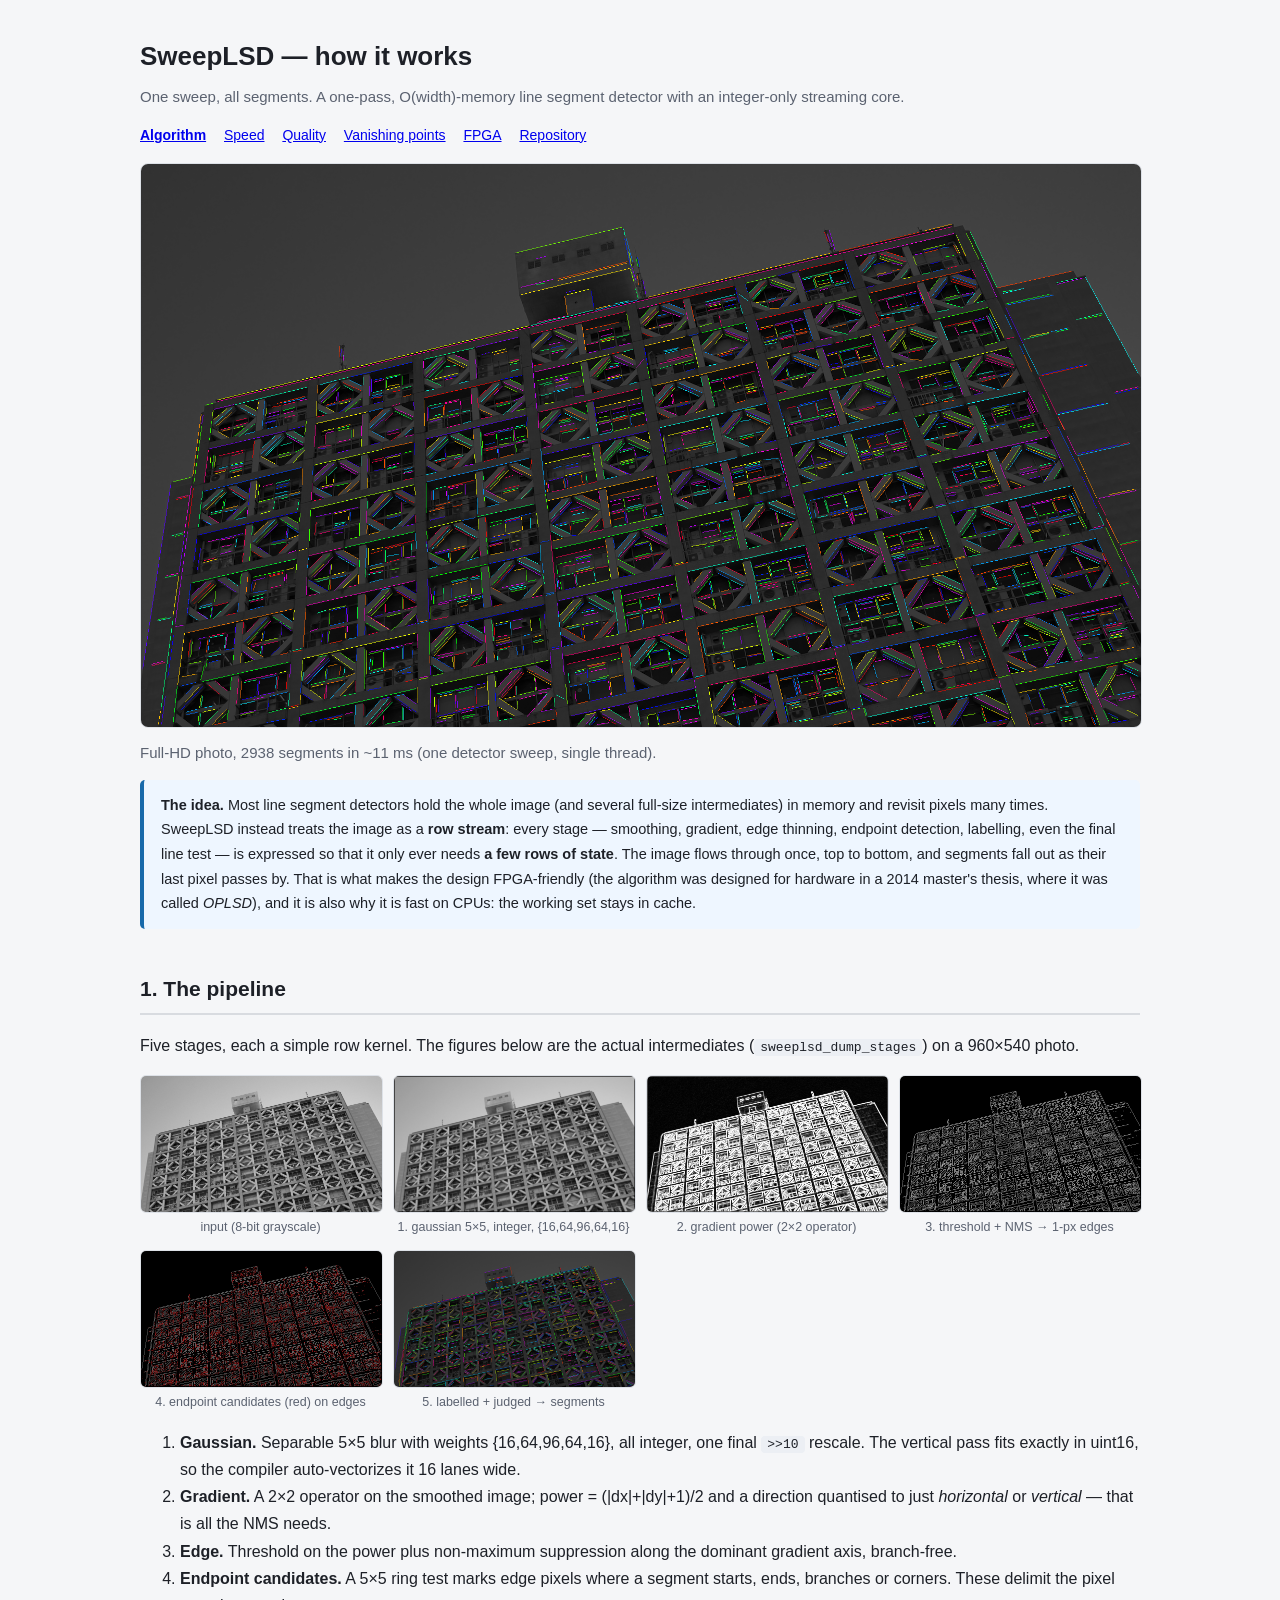
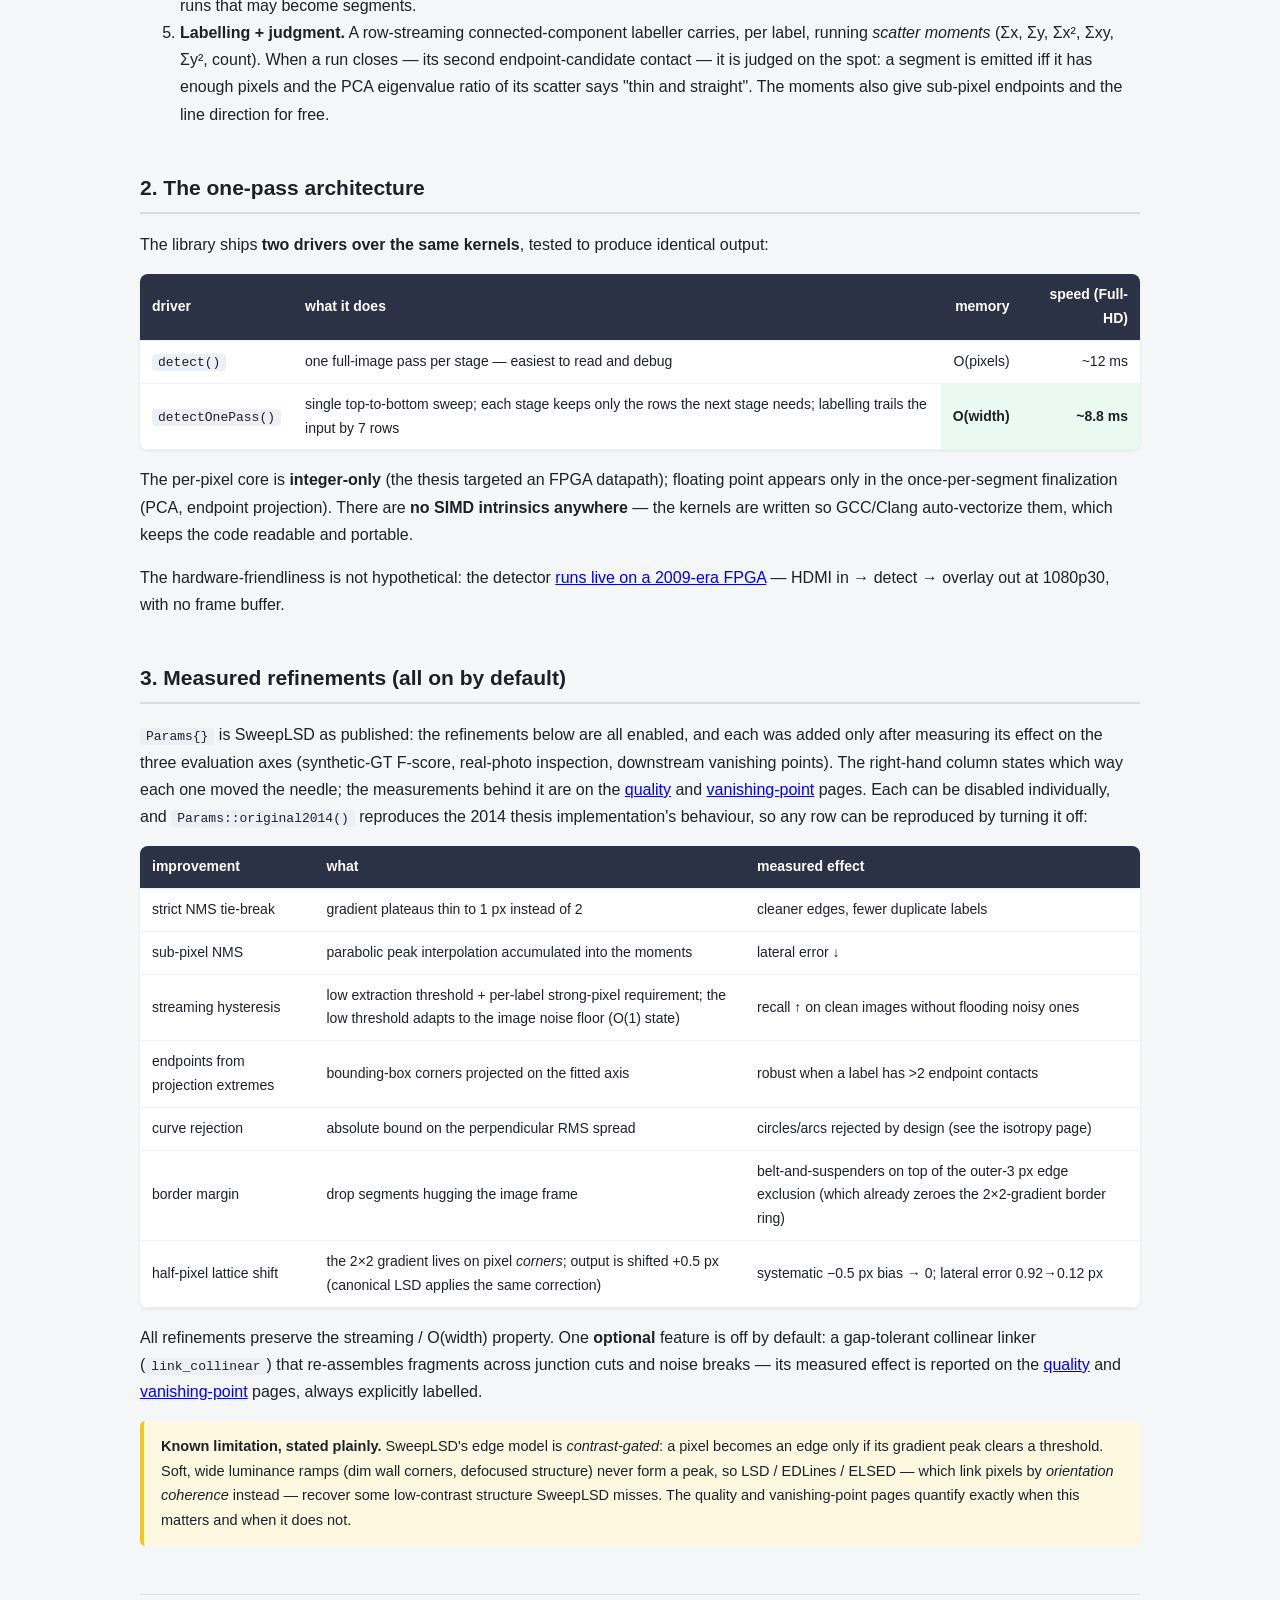
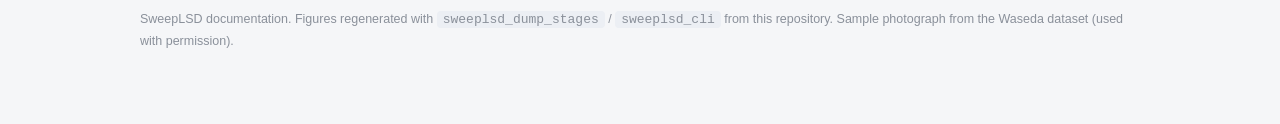
<file: docs/index.html>
<!doctype html>
<html lang="en">
<head>
<meta charset="utf-8">
<meta name="viewport" content="width=device-width, initial-scale=1">
<title>SweepLSD — how it works</title>
<link rel="stylesheet" href="style.css">
</head>
<body><div class="wrap">

<h1>SweepLSD — how it works</h1>
<p class="sub">One sweep, all segments. A one-pass, O(width)-memory line segment detector
with an integer-only streaming core.</p>
<nav><a href="index.html"><b>Algorithm</b></a> <a href="benchmarks.html">Speed</a>
<a href="evaluation.html">Quality</a> <a href="vp_evaluation.html">Vanishing points</a>
<a href="fpga.html">FPGA</a> <a href="https://github.com/ysmz334/sweeplsd">Repository</a></nav>

<img class="wide" src="assets/hero_segments.png" alt="SweepLSD segments on a Full-HD photo">
<p class="sub" style="margin-top:4px">Full-HD photo, 2938 segments in ~11 ms (one detector sweep, single thread).</p>

<div class="key"><b>The idea.</b> Most line segment detectors hold the whole image (and several
full-size intermediates) in memory and revisit pixels many times. SweepLSD instead treats the
image as a <b>row stream</b>: every stage — smoothing, gradient, edge thinning, endpoint
detection, labelling, even the final line test — is expressed so that it only ever needs
<b>a few rows of state</b>. The image flows through once, top to bottom, and segments fall out
as their last pixel passes by. That is what makes the design FPGA-friendly (the algorithm was
designed for hardware in a 2014 master's thesis, where it was called <i>OPLSD</i>), and it is
also why it is fast on CPUs: the working set stays in cache.</div>

<h2>1. The pipeline</h2>
<p>Five stages, each a simple row kernel. The figures below are the actual intermediates
(<code>sweeplsd_dump_stages</code>) on a 960×540 photo.</p>

<div class="gallery">
<figure><img src="assets/stages/00_source.png"><figcaption>input (8-bit grayscale)</figcaption></figure>
<figure><img src="assets/stages/01_gaussian.png"><figcaption>1. gaussian 5×5, integer, {16,64,96,64,16}</figcaption></figure>
<figure><img src="assets/stages/02_power.png"><figcaption>2. gradient power (2×2 operator)</figcaption></figure>
<figure><img src="assets/stages/03_edge.png"><figcaption>3. threshold + NMS → 1-px edges</figcaption></figure>
<figure><img src="assets/stages/04_feature.png"><figcaption>4. endpoint candidates (red) on edges</figcaption></figure>
<figure><img src="assets/stages/05_segments.png"><figcaption>5. labelled + judged → segments</figcaption></figure>
</div>

<ol>
<li><b>Gaussian.</b> Separable 5×5 blur with weights {16,64,96,64,16}, all integer, one
final <code>&gt;&gt;10</code> rescale. The vertical pass fits exactly in uint16, so the compiler
auto-vectorizes it 16 lanes wide.</li>
<li><b>Gradient.</b> A 2×2 operator on the smoothed image; power = (|dx|+|dy|+1)/2 and a
direction quantised to just <i>horizontal</i> or <i>vertical</i> — that is all the NMS needs.</li>
<li><b>Edge.</b> Threshold on the power plus non-maximum suppression along the dominant
gradient axis, branch-free.</li>
<li><b>Endpoint candidates.</b> A 5×5 ring test marks edge pixels where a segment starts,
ends, branches or corners. These delimit the pixel runs that may become segments.</li>
<li><b>Labelling + judgment.</b> A row-streaming connected-component labeller carries, per
label, running <i>scatter moments</i> (Σx, Σy, Σx², Σxy, Σy², count). When a run closes —
its second endpoint-candidate contact — it is judged on the spot: a segment is emitted iff
it has enough pixels and the PCA eigenvalue ratio of its scatter says "thin and straight".
The moments also give sub-pixel endpoints and the line direction for free.</li>
</ol>

<h2>2. The one-pass architecture</h2>
<p>The library ships <b>two drivers over the same kernels</b>, tested to produce identical
output:</p>
<table><thead><tr><th>driver</th><th style="text-align:left">what it does</th><th>memory</th><th>speed (Full-HD)</th></tr></thead><tbody>
<tr><td><code>detect()</code></td><td style="text-align:left">one full-image pass per stage — easiest to read and debug</td><td>O(pixels)</td><td>~12 ms</td></tr>
<tr><td><code>detectOnePass()</code></td><td style="text-align:left">single top-to-bottom sweep; each stage keeps only the rows the next stage needs; labelling trails the input by 7 rows</td><td class="best">O(width)</td><td class="best">~8.8 ms</td></tr>
</tbody></table>
<p>The per-pixel core is <b>integer-only</b> (the thesis targeted an FPGA datapath);
floating point appears only in the once-per-segment finalization (PCA, endpoint projection).
There are <b>no SIMD intrinsics anywhere</b> — the kernels are written so GCC/Clang
auto-vectorize them, which keeps the code readable and portable.</p>
<p>The hardware-friendliness is not hypothetical: the detector
<a href="fpga.html">runs live on a 2009-era FPGA</a> — HDMI in → detect → overlay out at
1080p30, with no frame buffer.</p>

<h2>3. Measured refinements (all on by default)</h2>
<p><code>Params{}</code> is SweepLSD as published: the refinements below are all enabled, and
each was added only after measuring its effect on the three evaluation axes (synthetic-GT
F-score, real-photo inspection, downstream vanishing points). The right-hand column states
which way each one moved the needle; the measurements behind it are on the
<a href="evaluation.html">quality</a> and <a href="vp_evaluation.html">vanishing-point</a>
pages. Each can be disabled individually, and <code>Params::original2014()</code> reproduces
the 2014 thesis implementation's behaviour, so any row can be reproduced by turning it off:</p>
<table><thead><tr><th>improvement</th><th style="text-align:left">what</th><th style="text-align:left">measured effect</th></tr></thead><tbody>
<tr><td>strict NMS tie-break</td><td style="text-align:left">gradient plateaus thin to 1 px instead of 2</td><td style="text-align:left">cleaner edges, fewer duplicate labels</td></tr>
<tr><td>sub-pixel NMS</td><td style="text-align:left">parabolic peak interpolation accumulated into the moments</td><td style="text-align:left">lateral error ↓</td></tr>
<tr><td>streaming hysteresis</td><td style="text-align:left">low extraction threshold + per-label strong-pixel requirement; the low threshold adapts to the image noise floor (O(1) state)</td><td style="text-align:left">recall ↑ on clean images without flooding noisy ones</td></tr>
<tr><td>endpoints from projection extremes</td><td style="text-align:left">bounding-box corners projected on the fitted axis</td><td style="text-align:left">robust when a label has &gt;2 endpoint contacts</td></tr>
<tr><td>curve rejection</td><td style="text-align:left">absolute bound on the perpendicular RMS spread</td><td style="text-align:left">circles/arcs rejected by design (see the isotropy page)</td></tr>
<tr><td>border margin</td><td style="text-align:left">drop segments hugging the image frame</td><td style="text-align:left">belt-and-suspenders on top of the outer-3&nbsp;px edge exclusion (which already zeroes the 2×2-gradient border ring)</td></tr>
<tr><td>half-pixel lattice shift</td><td style="text-align:left">the 2×2 gradient lives on pixel <i>corners</i>; output is shifted +0.5 px (canonical LSD applies the same correction)</td><td style="text-align:left">systematic −0.5 px bias → 0; lateral error 0.92→0.12 px</td></tr>
</tbody></table>
<p>All refinements preserve the streaming / O(width) property. One <b>optional</b> feature is
off by default: a gap-tolerant collinear linker (<code>link_collinear</code>) that
re-assembles fragments across junction cuts and noise breaks — its measured effect is
reported on the <a href="evaluation.html">quality</a> and
<a href="vp_evaluation.html">vanishing-point</a> pages, always explicitly labelled.</p>

<div class="note"><b>Known limitation, stated plainly.</b> SweepLSD's edge model is
<i>contrast-gated</i>: a pixel becomes an edge only if its gradient peak clears a threshold.
Soft, wide luminance ramps (dim wall corners, defocused structure) never form a peak, so
LSD / EDLines / ELSED — which link pixels by <i>orientation coherence</i> instead — recover some
low-contrast structure SweepLSD misses. The quality and vanishing-point pages quantify
exactly when this matters and when it does not.</div>

<footer>SweepLSD documentation. Figures regenerated with <code>sweeplsd_dump_stages</code> /
<code>sweeplsd_cli</code> from this repository. Sample photograph from the Waseda dataset
(used with permission).</footer>
</div></body></html>
</file>
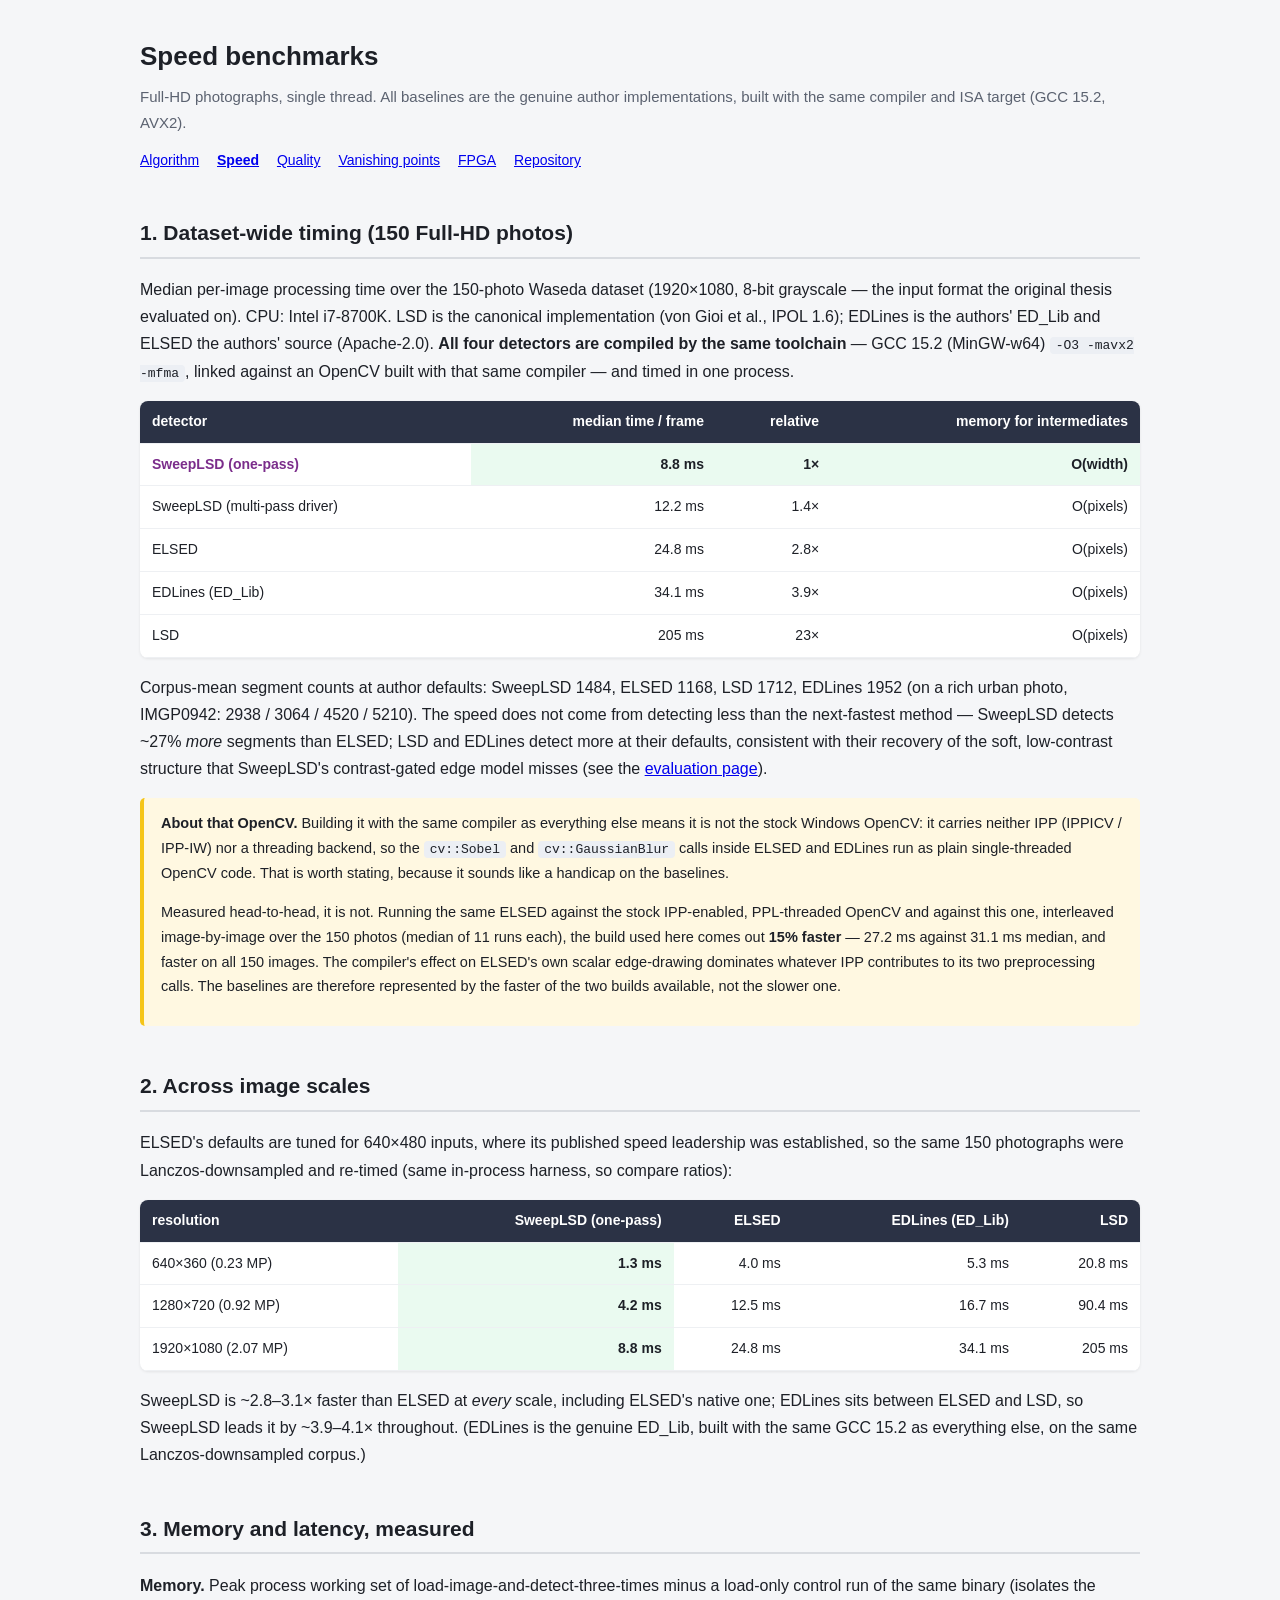
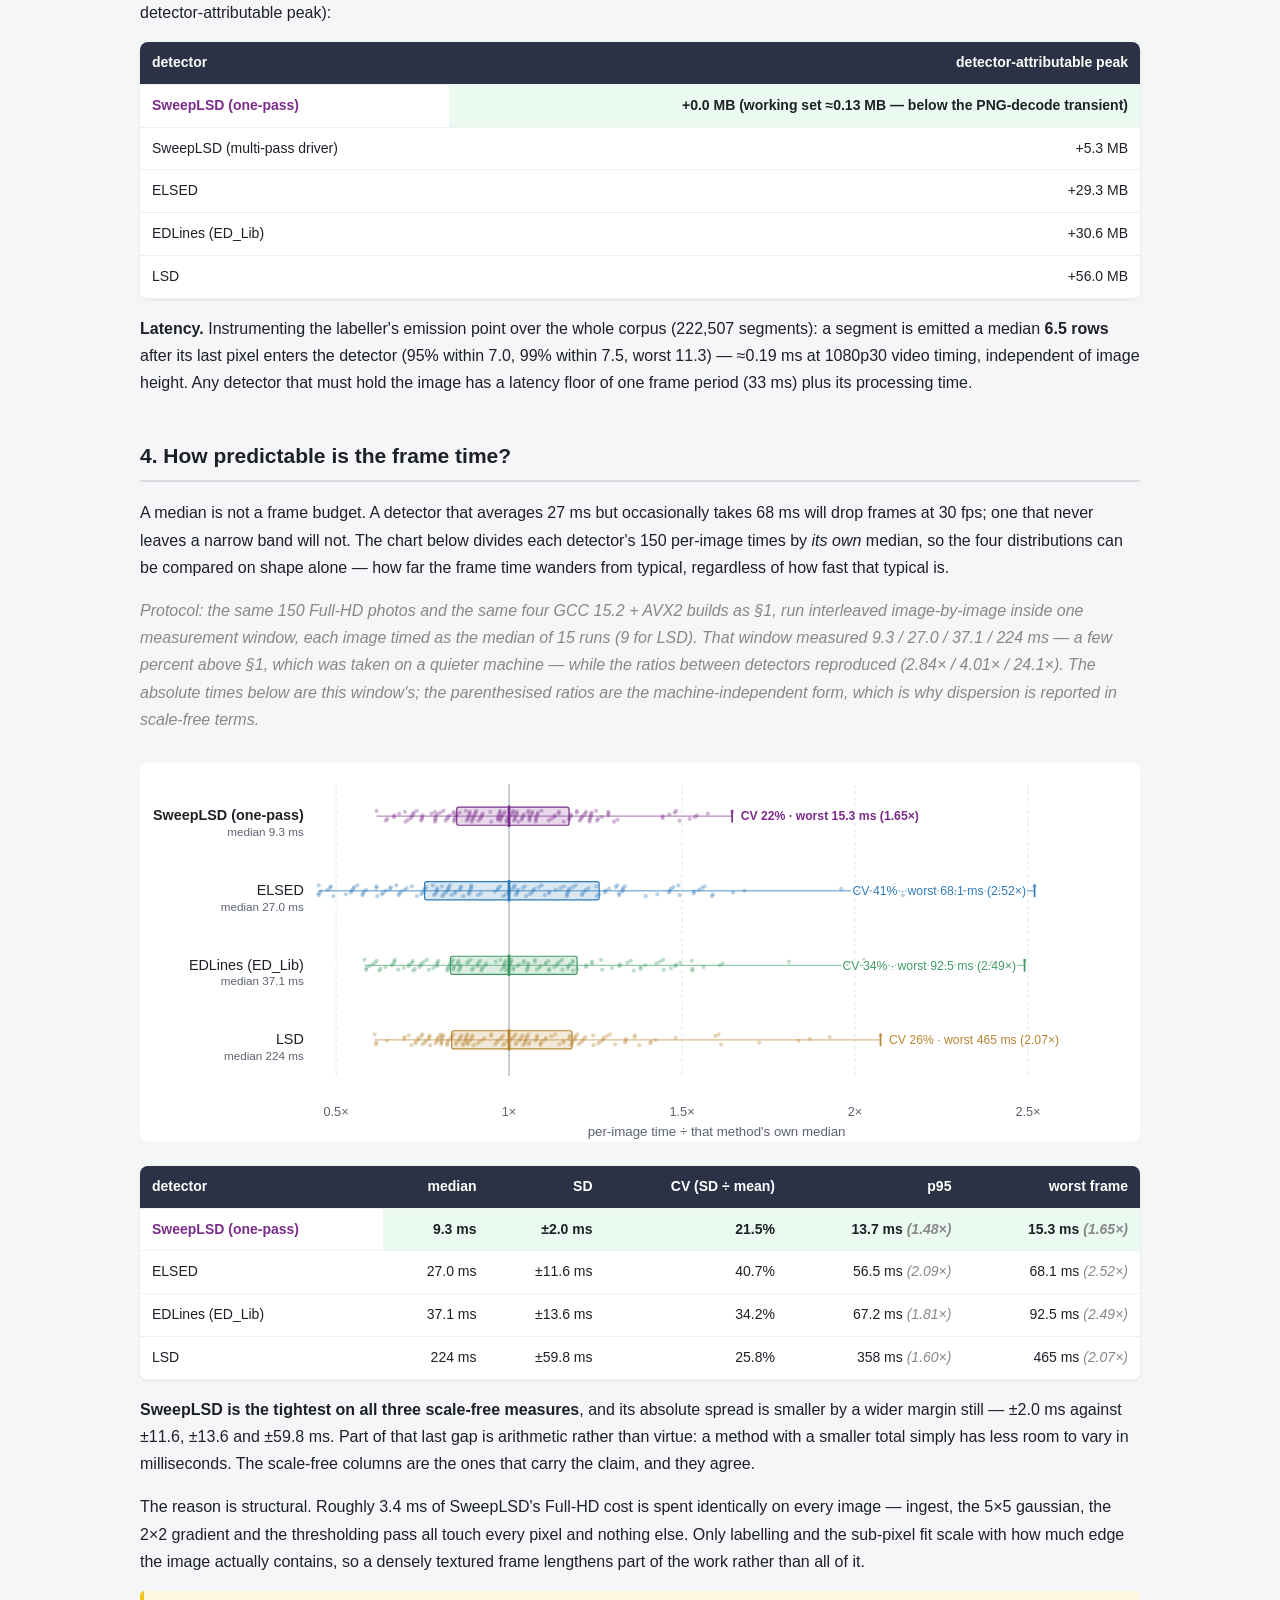
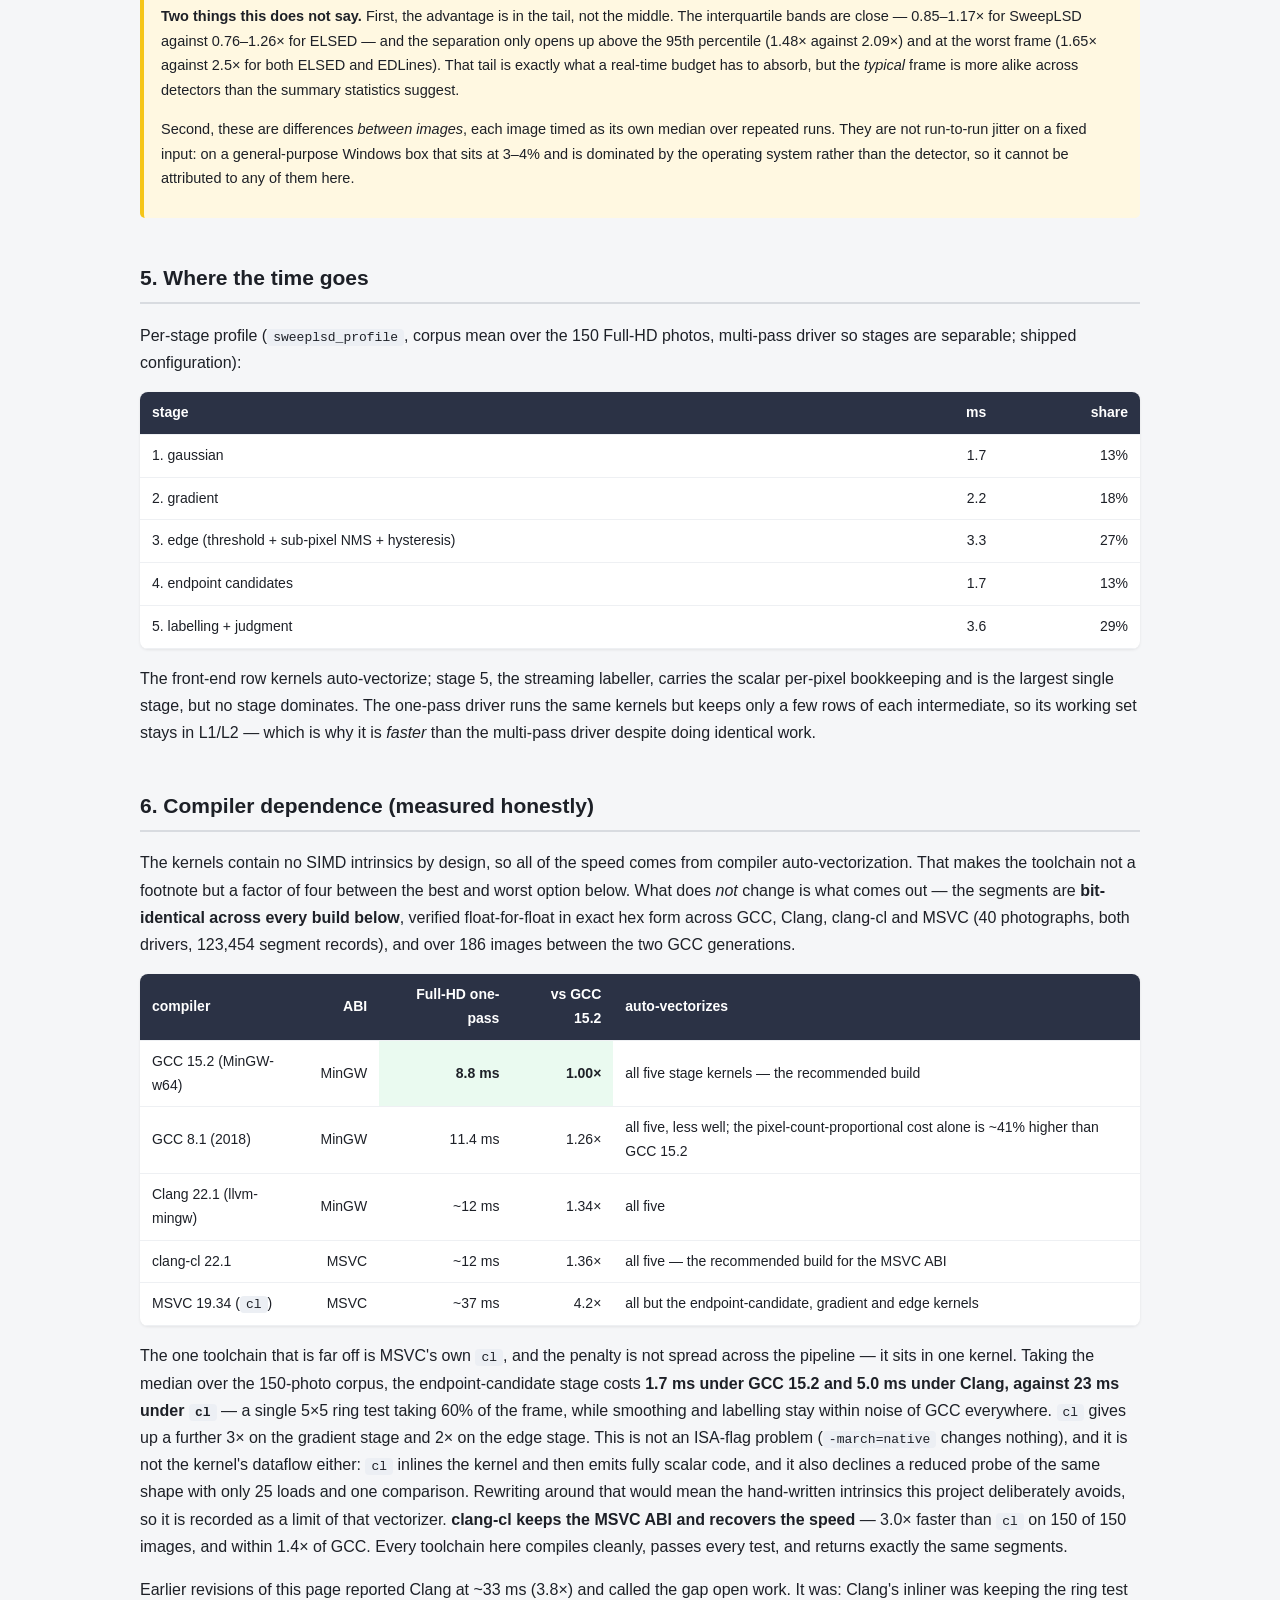
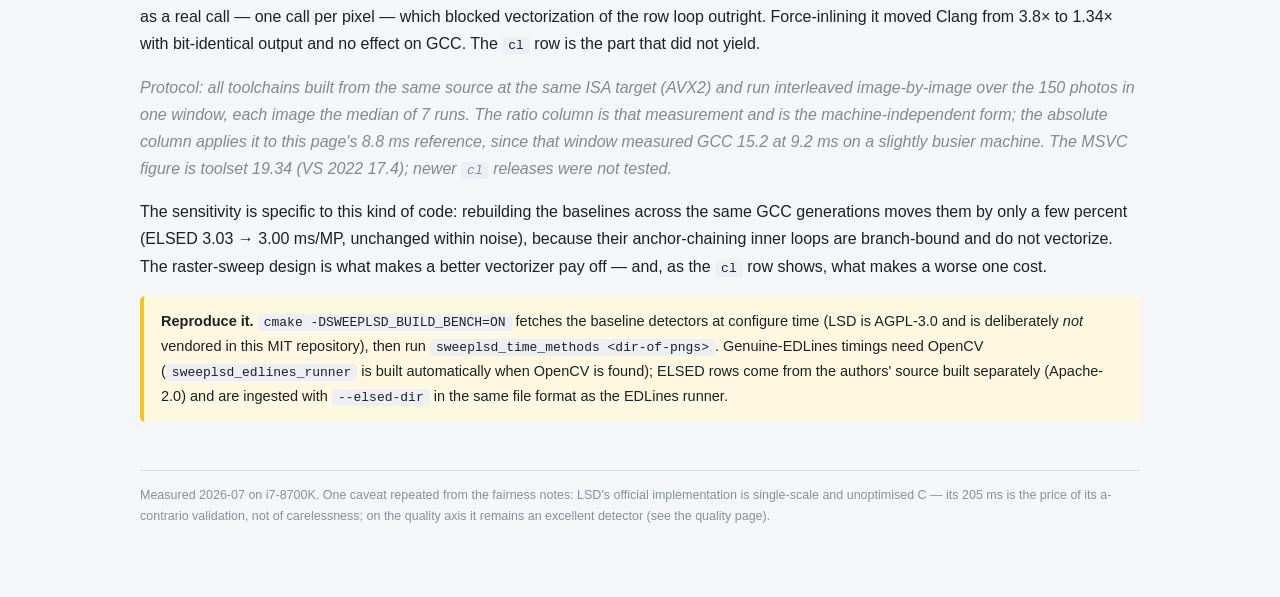
<file: docs/benchmarks.html>
<!doctype html>
<html lang="en">
<head>
<meta charset="utf-8">
<meta name="viewport" content="width=device-width, initial-scale=1">
<title>SweepLSD — speed benchmarks</title>
<link rel="stylesheet" href="style.css">
</head>
<body><div class="wrap">

<h1>Speed benchmarks</h1>
<p class="sub">Full-HD photographs, single thread. All baselines are the genuine author
implementations, built with the same compiler and ISA target (GCC 15.2, AVX2).</p>
<nav><a href="index.html">Algorithm</a> <a href="benchmarks.html"><b>Speed</b></a>
<a href="evaluation.html">Quality</a> <a href="vp_evaluation.html">Vanishing points</a>
<a href="fpga.html">FPGA</a> <a href="https://github.com/ysmz334/sweeplsd">Repository</a></nav>

<h2>1. Dataset-wide timing (150 Full-HD photos)</h2>
<p>Median per-image processing time over the 150-photo Waseda dataset (1920×1080, 8-bit
grayscale — the input format the original thesis evaluated on). CPU: Intel i7-8700K.
LSD is the canonical implementation (von Gioi et al., IPOL 1.6); EDLines is the
authors' ED_Lib and ELSED the authors' source (Apache-2.0). <b>All four detectors are
compiled by the same toolchain</b> — GCC 15.2 (MinGW-w64) <code>-O3 -mavx2 -mfma</code>,
linked against an OpenCV built with that same compiler — and timed in one process.</p>
<table><thead><tr><th>detector</th><th>median time / frame</th><th>relative</th><th>memory for intermediates</th></tr></thead><tbody>
<tr><td class="sweep">SweepLSD (one-pass)</td><td class="best">8.8 ms</td><td class="best">1×</td><td class="best">O(width)</td></tr>
<tr><td>SweepLSD (multi-pass driver)</td><td>12.2 ms</td><td>1.4×</td><td>O(pixels)</td></tr>
<tr><td>ELSED</td><td>24.8 ms</td><td>2.8×</td><td>O(pixels)</td></tr>
<tr><td>EDLines (ED_Lib)</td><td>34.1 ms</td><td>3.9×</td><td>O(pixels)</td></tr>
<tr><td>LSD</td><td>205 ms</td><td>23×</td><td>O(pixels)</td></tr>
</tbody></table>
<p>Corpus-mean segment counts at author defaults: SweepLSD 1484, ELSED 1168, LSD 1712,
EDLines 1952 (on a rich urban photo, IMGP0942: 2938 / 3064 / 4520 / 5210). The speed does
not come from detecting less than the next-fastest method — SweepLSD detects ~27%
<i>more</i> segments than ELSED; LSD and EDLines detect more at their defaults, consistent
with their recovery of the soft, low-contrast structure that SweepLSD's contrast-gated
edge model misses (see the <a href="evaluation.html">evaluation page</a>).</p>

<div class="note"><p style="margin-top:0"><b>About that OpenCV.</b> Building it with the same
compiler as everything else means it is not the stock Windows OpenCV: it carries neither IPP
(IPPICV / IPP-IW) nor a threading backend, so the <code>cv::Sobel</code> and
<code>cv::GaussianBlur</code> calls inside ELSED and EDLines run as plain single-threaded OpenCV
code. That is worth stating, because it sounds like a handicap on the baselines.</p>
<p>Measured head-to-head, it is not. Running the same ELSED against the stock IPP-enabled,
PPL-threaded OpenCV and against this one, interleaved image-by-image over the 150 photos
(median of 11 runs each), the build used here comes out <b>15% faster</b> — 27.2 ms against
31.1 ms median, and faster on all 150 images. The compiler's effect on ELSED's own scalar
edge-drawing dominates whatever IPP contributes to its two preprocessing calls. The baselines
are therefore represented by the faster of the two builds available, not the slower one.</p></div>

<h2>2. Across image scales</h2>
<p>ELSED's defaults are tuned for 640×480 inputs, where its published speed leadership was
established, so the same 150 photographs were Lanczos-downsampled and re-timed
(same in-process harness, so compare ratios):</p>
<table><thead><tr><th>resolution</th><th>SweepLSD (one-pass)</th><th>ELSED</th><th>EDLines (ED_Lib)</th><th>LSD</th></tr></thead><tbody>
<tr><td>640×360 (0.23 MP)</td><td class="best">1.3 ms</td><td>4.0 ms</td><td>5.3 ms</td><td>20.8 ms</td></tr>
<tr><td>1280×720 (0.92 MP)</td><td class="best">4.2 ms</td><td>12.5 ms</td><td>16.7 ms</td><td>90.4 ms</td></tr>
<tr><td>1920×1080 (2.07 MP)</td><td class="best">8.8 ms</td><td>24.8 ms</td><td>34.1 ms</td><td>205 ms</td></tr>
</tbody></table>
<p>SweepLSD is ~2.8–3.1× faster than ELSED at <i>every</i> scale, including ELSED's native one; EDLines sits between ELSED and LSD, so SweepLSD leads it by ~3.9–4.1× throughout. (EDLines is the genuine ED_Lib, built with the same GCC 15.2 as everything else, on the same Lanczos-downsampled corpus.)</p>

<h2>3. Memory and latency, measured</h2>
<p><b>Memory.</b> Peak process working set of load-image-and-detect-three-times minus a
load-only control run of the same binary (isolates the detector-attributable peak):</p>
<table><thead><tr><th>detector</th><th>detector-attributable peak</th></tr></thead><tbody>
<tr><td class="sweep">SweepLSD (one-pass)</td><td class="best">+0.0 MB (working set ≈0.13 MB — below the PNG-decode transient)</td></tr>
<tr><td>SweepLSD (multi-pass driver)</td><td>+5.3 MB</td></tr>
<tr><td>ELSED</td><td>+29.3 MB</td></tr>
<tr><td>EDLines (ED_Lib)</td><td>+30.6 MB</td></tr>
<tr><td>LSD</td><td>+56.0 MB</td></tr>
</tbody></table>
<p><b>Latency.</b> Instrumenting the labeller's emission point over the whole corpus
(222,507 segments): a segment is emitted a median <b>6.5 rows</b> after its last pixel
enters the detector (95% within 7.0, 99% within 7.5, worst 11.3) — ≈0.19 ms at 1080p30
video timing, independent of image height. Any detector that must hold the image has a
latency floor of one frame period (33 ms) plus its processing time.</p>

<h2>4. How predictable is the frame time?</h2>
<p>A median is not a frame budget. A detector that averages 27 ms but occasionally takes 68 ms
will drop frames at 30 fps; one that never leaves a narrow band will not. The chart below divides
each detector's 150 per-image times by <em>its own</em> median, so the four distributions can be
compared on shape alone — how far the frame time wanders from typical, regardless of how fast
that typical is.</p>

<p class="ceil">Protocol: the same 150 Full-HD photos and the same four GCC 15.2 + AVX2 builds as
§1, run interleaved image-by-image inside one measurement window, each image timed as the median
of 15 runs (9 for LSD). That window measured 9.3 / 27.0 / 37.1 / 224 ms — a few percent above §1,
which was taken on a quieter machine — while the ratios between detectors reproduced
(2.84× / 4.01× / 24.1×). The absolute times below are this window's; the parenthesised ratios are
the machine-independent form, which is why dispersion is reported in scale-free terms.</p>

<p><img src="assets/time_spread.svg" alt="Per-frame time spread of SweepLSD, ELSED, EDLines and LSD,
each normalised to its own median. SweepLSD's distribution is the narrowest and has the shortest
upper tail." style="width:100%;margin-top:14px"></p>

<table><thead><tr><th>detector</th><th>median</th><th>SD</th><th>CV (SD ÷ mean)</th>
<th>p95</th><th>worst frame</th></tr></thead><tbody>
<tr><td class="sweep">SweepLSD (one-pass)</td><td class="best">9.3 ms</td><td class="best">±2.0 ms</td>
<td class="best">21.5%</td><td class="best">13.7 ms <span class="ceil">(1.48×)</span></td>
<td class="best">15.3 ms <span class="ceil">(1.65×)</span></td></tr>
<tr><td>ELSED</td><td>27.0 ms</td><td>±11.6 ms</td><td>40.7%</td>
<td>56.5 ms <span class="ceil">(2.09×)</span></td><td>68.1 ms <span class="ceil">(2.52×)</span></td></tr>
<tr><td>EDLines (ED_Lib)</td><td>37.1 ms</td><td>±13.6 ms</td><td>34.2%</td>
<td>67.2 ms <span class="ceil">(1.81×)</span></td><td>92.5 ms <span class="ceil">(2.49×)</span></td></tr>
<tr><td>LSD</td><td>224 ms</td><td>±59.8 ms</td><td>25.8%</td>
<td>358 ms <span class="ceil">(1.60×)</span></td><td>465 ms <span class="ceil">(2.07×)</span></td></tr>
</tbody></table>
<p><b>SweepLSD is the tightest on all three scale-free measures</b>, and its absolute spread is
smaller by a wider margin still — ±2.0 ms against ±11.6, ±13.6 and ±59.8 ms. Part of that last
gap is arithmetic rather than virtue: a method with a smaller total simply has less room to vary
in milliseconds. The scale-free columns are the ones that carry the claim, and they agree.</p>

<p>The reason is structural. Roughly 3.4 ms of SweepLSD's Full-HD cost is spent identically on
every image — ingest, the 5×5 gaussian, the 2×2 gradient and the thresholding pass all touch
every pixel and nothing else. Only labelling and the sub-pixel fit scale with how much edge the
image actually contains, so a densely textured frame lengthens part of the work rather than all
of it.</p>

<div class="note"><p style="margin-top:0"><b>Two things this does not say.</b> First, the
advantage is in the tail, not the middle. The interquartile bands are close — 0.85–1.17× for
SweepLSD against 0.76–1.26× for ELSED — and the separation only opens up above the 95th
percentile (1.48× against 2.09×) and at the worst frame (1.65× against 2.5× for both ELSED and
EDLines). That tail is exactly what a real-time budget has to absorb, but the <em>typical</em>
frame is more alike across detectors than the summary statistics suggest.</p>
<p>Second, these are differences <em>between images</em>, each image timed as its own median over
repeated runs. They are not run-to-run jitter on a fixed input: on a general-purpose Windows box
that sits at 3–4% and is dominated by the operating system rather than the detector, so it cannot
be attributed to any of them here.</p></div>

<h2>5. Where the time goes</h2>
<p>Per-stage profile (<code>sweeplsd_profile</code>, corpus mean over the 150 Full-HD photos,
multi-pass driver so stages are separable; shipped configuration):</p>
<table><thead><tr><th>stage</th><th>ms</th><th>share</th></tr></thead><tbody>
<tr><td>1. gaussian</td><td>1.7</td><td>13%</td></tr>
<tr><td>2. gradient</td><td>2.2</td><td>18%</td></tr>
<tr><td>3. edge (threshold + sub-pixel NMS + hysteresis)</td><td>3.3</td><td>27%</td></tr>
<tr><td>4. endpoint candidates</td><td>1.7</td><td>13%</td></tr>
<tr><td>5. labelling + judgment</td><td>3.6</td><td>29%</td></tr>
</tbody></table>
<p>The front-end row kernels auto-vectorize; stage 5, the streaming labeller, carries the
scalar per-pixel bookkeeping and is the largest single stage, but no stage dominates. The
one-pass driver runs the same kernels but keeps only a few rows of each intermediate, so its
working set stays in L1/L2 — which is why it is <i>faster</i> than the multi-pass driver
despite doing identical work.</p>

<h2>6. Compiler dependence (measured honestly)</h2>
<p>The kernels contain no SIMD intrinsics by design, so all of the speed comes from compiler
auto-vectorization. That makes the toolchain not a footnote but a factor of four between the
best and worst option below. What does <em>not</em> change is what comes out — the segments
are <b>bit-identical across every build below</b>, verified float-for-float in exact hex form
across GCC, Clang, clang-cl and MSVC (40 photographs, both drivers, 123,454 segment records),
and over 186 images between the two GCC generations.</p>
<table><thead><tr><th>compiler</th><th>ABI</th><th>Full-HD one-pass</th><th>vs GCC 15.2</th><th style="text-align:left">auto-vectorizes</th></tr></thead><tbody>
<tr><td>GCC 15.2 (MinGW-w64)</td><td>MinGW</td><td class="best">8.8 ms</td><td class="best">1.00×</td><td style="text-align:left">all five stage kernels — the recommended build</td></tr>
<tr><td>GCC 8.1 (2018)</td><td>MinGW</td><td>11.4 ms</td><td>1.26×</td><td style="text-align:left">all five, less well; the pixel-count-proportional cost alone is ~41% higher than GCC 15.2</td></tr>
<tr><td>Clang 22.1 (llvm-mingw)</td><td>MinGW</td><td>~12 ms</td><td>1.34×</td><td style="text-align:left">all five</td></tr>
<tr><td>clang-cl 22.1</td><td>MSVC</td><td>~12 ms</td><td>1.36×</td><td style="text-align:left">all five — the recommended build for the MSVC ABI</td></tr>
<tr><td>MSVC 19.34 (<code>cl</code>)</td><td>MSVC</td><td>~37 ms</td><td>4.2×</td><td style="text-align:left">all but the endpoint-candidate, gradient and edge kernels</td></tr>
</tbody></table>
<p>The one toolchain that is far off is MSVC's own <code>cl</code>, and the penalty is not
spread across the pipeline — it sits in one kernel. Taking the median over the 150-photo
corpus, the endpoint-candidate stage costs <b>1.7 ms under GCC 15.2 and 5.0 ms under Clang,
against 23 ms under <code>cl</code></b> — a single 5×5 ring test taking 60% of the frame,
while smoothing and labelling stay within noise of GCC everywhere. <code>cl</code> gives up a
further 3× on the gradient stage and 2× on the edge stage. This is not an ISA-flag problem
(<code>-march=native</code> changes nothing), and it is not the kernel's dataflow either:
<code>cl</code> inlines the kernel and then emits fully scalar code, and it also declines a
reduced probe of the same shape with only 25 loads and one comparison. Rewriting around that
would mean the hand-written intrinsics this project deliberately avoids, so it is recorded as
a limit of that vectorizer. <b>clang-cl keeps the MSVC ABI and recovers the speed</b> — 3.0×
faster than <code>cl</code> on 150 of 150 images, and within 1.4× of GCC. Every toolchain
here compiles cleanly, passes every test, and returns exactly the same segments.</p>
<p>Earlier revisions of this page reported Clang at ~33 ms (3.8×) and called the
gap open work. It was: Clang's inliner was keeping the ring test as a real call — one call
per pixel — which blocked vectorization of the row loop outright. Force-inlining it moved
Clang from 3.8× to 1.34× with bit-identical output and no effect on GCC. The
<code>cl</code> row is the part that did not yield.</p>
<p class="ceil">Protocol: all toolchains built from the same source at the same ISA target
(AVX2) and run interleaved image-by-image over the 150 photos in one window, each image the
median of 7 runs. The ratio column is that measurement and is the machine-independent form;
the absolute column applies it to this page's 8.8 ms reference, since that window measured
GCC 15.2 at 9.2 ms on a slightly busier machine. The MSVC figure is toolset 19.34 (VS 2022
17.4); newer <code>cl</code> releases were not tested.</p>
<p>The sensitivity is specific to this kind of code: rebuilding the baselines across the same
GCC generations moves them by only a few percent (ELSED 3.03 → 3.00 ms/MP, unchanged within
noise), because their anchor-chaining inner loops are branch-bound and do not vectorize.
The raster-sweep design is what makes a better vectorizer pay off — and, as the
<code>cl</code> row shows, what makes a worse one cost.</p>

<div class="note"><b>Reproduce it.</b> <code>cmake -DSWEEPLSD_BUILD_BENCH=ON</code> fetches the
baseline detectors at configure time (LSD is AGPL-3.0 and is deliberately <i>not</i> vendored
in this MIT repository), then run <code>sweeplsd_time_methods &lt;dir-of-pngs&gt;</code>.
Genuine-EDLines timings need OpenCV (<code>sweeplsd_edlines_runner</code> is built
automatically when OpenCV is found); ELSED rows come from the authors' source built
separately (Apache-2.0) and are ingested with <code>--elsed-dir</code> in the same file
format as the EDLines runner.</div>

<footer>Measured 2026-07 on i7-8700K. One caveat repeated from the fairness notes: LSD's
official implementation is single-scale and unoptimised C — its 205 ms is the price of its
a-contrario validation, not of carelessness; on the quality axis it remains an excellent
detector (see the quality page).</footer>
</div></body></html>
</file>
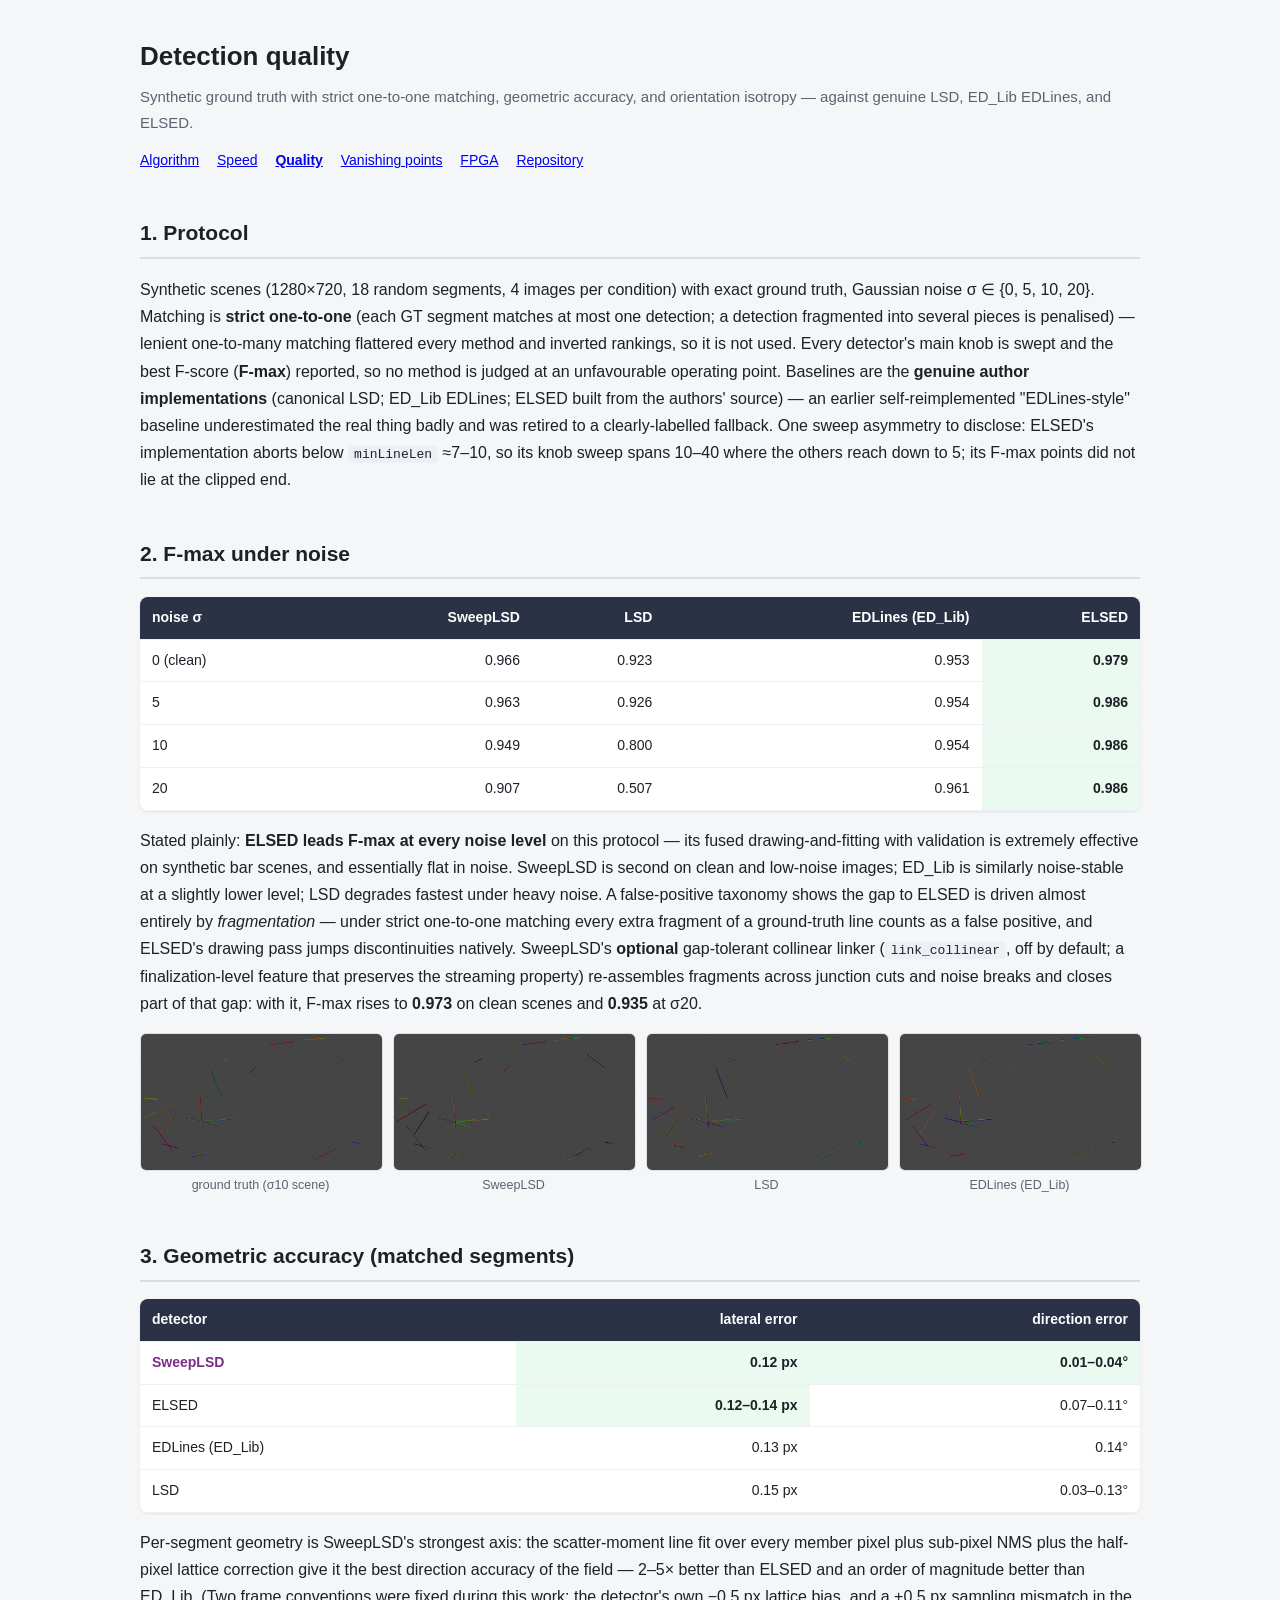
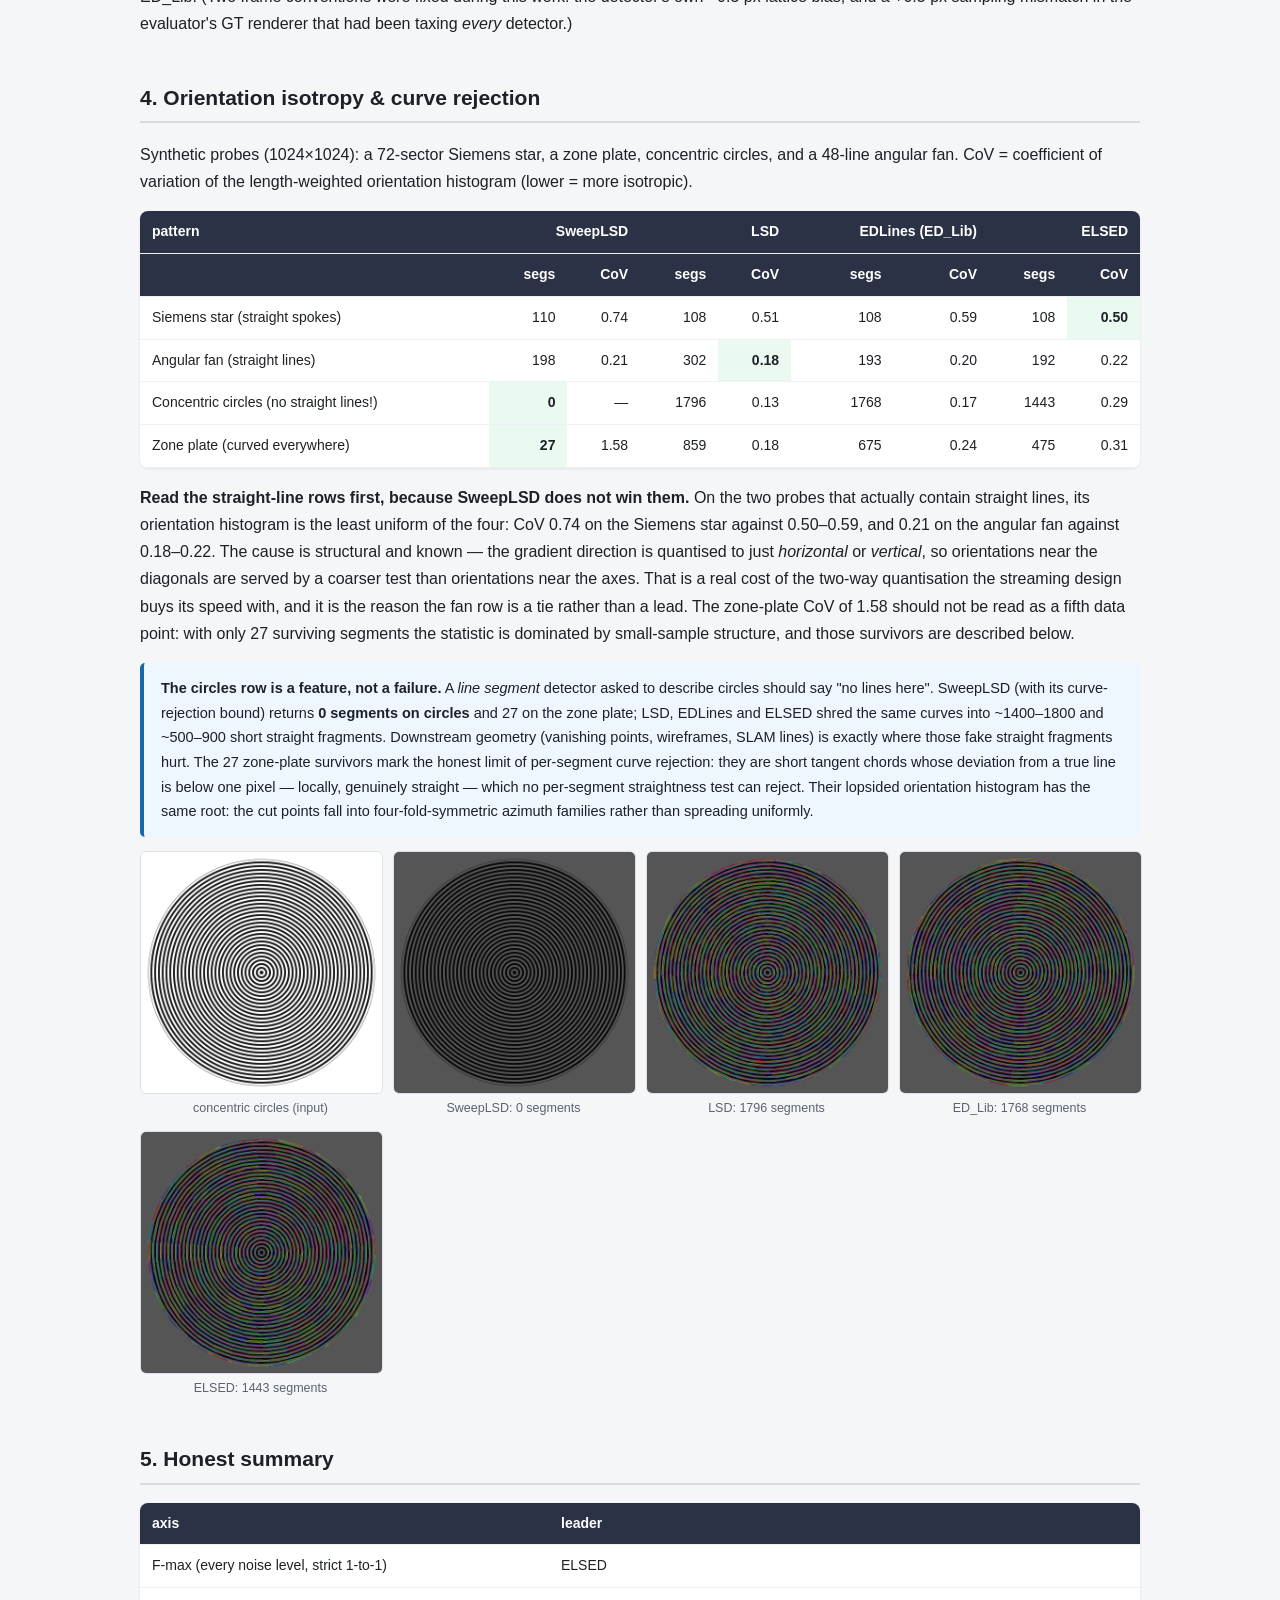
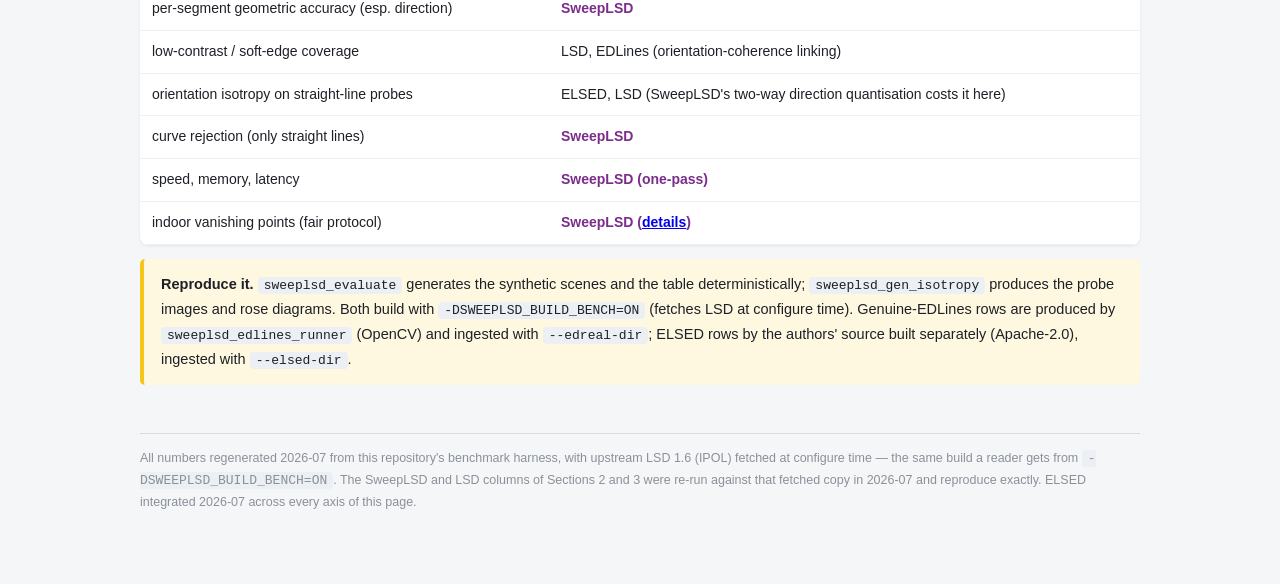
<file: docs/evaluation.html>
<!doctype html>
<html lang="en">
<head>
<meta charset="utf-8">
<meta name="viewport" content="width=device-width, initial-scale=1">
<title>SweepLSD — detection quality</title>
<link rel="stylesheet" href="style.css">
</head>
<body><div class="wrap">

<h1>Detection quality</h1>
<p class="sub">Synthetic ground truth with strict one-to-one matching, geometric accuracy,
and orientation isotropy — against genuine LSD, ED_Lib EDLines, and ELSED.</p>
<nav><a href="index.html">Algorithm</a> <a href="benchmarks.html">Speed</a>
<a href="evaluation.html"><b>Quality</b></a> <a href="vp_evaluation.html">Vanishing points</a>
<a href="fpga.html">FPGA</a> <a href="https://github.com/ysmz334/sweeplsd">Repository</a></nav>

<h2>1. Protocol</h2>
<p>Synthetic scenes (1280×720, 18 random segments, 4 images per condition) with exact
ground truth, Gaussian noise σ ∈ {0, 5, 10, 20}. Matching is <b>strict one-to-one</b>
(each GT segment matches at most one detection; a detection fragmented into several pieces
is penalised) — lenient one-to-many matching flattered every method and inverted rankings,
so it is not used. Every detector's main knob is swept and the best F-score
(<b>F-max</b>) reported, so no method is judged at an unfavourable operating point.
Baselines are the <b>genuine author implementations</b> (canonical LSD; ED_Lib EDLines;
ELSED built from the authors' source) — an earlier self-reimplemented "EDLines-style"
baseline underestimated the real thing badly and was retired to a clearly-labelled
fallback. One sweep asymmetry to disclose: ELSED's implementation aborts below
<code>minLineLen</code> ≈7–10, so its knob sweep spans 10–40 where the others reach down
to 5; its F-max points did not lie at the clipped end.</p>

<h2>2. F-max under noise</h2>
<table><thead><tr><th>noise σ</th><th>SweepLSD</th><th>LSD</th><th>EDLines (ED_Lib)</th><th>ELSED</th></tr></thead><tbody>
<tr><td>0 (clean)</td><td>0.966</td><td>0.923</td><td>0.953</td><td class="best">0.979</td></tr>
<tr><td>5</td><td>0.963</td><td>0.926</td><td>0.954</td><td class="best">0.986</td></tr>
<tr><td>10</td><td>0.949</td><td>0.800</td><td>0.954</td><td class="best">0.986</td></tr>
<tr><td>20</td><td>0.907</td><td>0.507</td><td>0.961</td><td class="best">0.986</td></tr>
</tbody></table>
<p>Stated plainly: <b>ELSED leads F-max at every noise level</b> on this protocol — its
fused drawing-and-fitting with validation is extremely effective on synthetic bar scenes,
and essentially flat in noise. SweepLSD is second on clean and low-noise images; ED_Lib is
similarly noise-stable at a slightly lower level; LSD degrades fastest under heavy noise.
A false-positive taxonomy shows the gap to ELSED is driven almost entirely by
<i>fragmentation</i> — under strict one-to-one matching every extra fragment of a
ground-truth line counts as a false positive, and ELSED's drawing pass jumps
discontinuities natively. SweepLSD's <b>optional</b> gap-tolerant collinear linker
(<code>link_collinear</code>, off by default; a finalization-level feature that preserves
the streaming property) re-assembles fragments across junction cuts and noise breaks and
closes part of that gap: with it, F-max rises to <b>0.973</b> on clean scenes and
<b>0.935</b> at σ20.</p>

<div class="gallery">
<figure><img src="assets/eval/eval_gt.png"><figcaption>ground truth (σ10 scene)</figcaption></figure>
<figure><img src="assets/eval/eval_sweeplsd_improved.png"><figcaption>SweepLSD</figcaption></figure>
<figure><img src="assets/eval/eval_lsd.png"><figcaption>LSD</figcaption></figure>
<figure><img src="assets/eval/eval_ed.png"><figcaption>EDLines (ED_Lib)</figcaption></figure>
</div>

<h2>3. Geometric accuracy (matched segments)</h2>
<table><thead><tr><th>detector</th><th>lateral error</th><th>direction error</th></tr></thead><tbody>
<tr><td class="sweep">SweepLSD</td><td class="best">0.12 px</td><td class="best">0.01–0.04°</td></tr>
<tr><td>ELSED</td><td class="best">0.12–0.14 px</td><td>0.07–0.11°</td></tr>
<tr><td>EDLines (ED_Lib)</td><td>0.13 px</td><td>0.14°</td></tr>
<tr><td>LSD</td><td>0.15 px</td><td>0.03–0.13°</td></tr>
</tbody></table>
<p>Per-segment geometry is SweepLSD's strongest axis: the scatter-moment line fit over
every member pixel plus sub-pixel NMS plus the half-pixel lattice correction give it the
best direction accuracy of the field — 2–5× better than ELSED and an order of magnitude
better than ED_Lib. (Two frame conventions were fixed during this work: the detector's own
−0.5 px lattice bias, and a +0.5 px sampling mismatch in the evaluator's GT renderer that
had been taxing <i>every</i> detector.)</p>

<h2>4. Orientation isotropy &amp; curve rejection</h2>
<p>Synthetic probes (1024×1024): a 72-sector Siemens star, a zone plate, concentric
circles, and a 48-line angular fan. CoV = coefficient of variation of the length-weighted
orientation histogram (lower = more isotropic).</p>
<table><thead><tr><th>pattern</th><th colspan="2">SweepLSD</th><th colspan="2">LSD</th><th colspan="2">EDLines (ED_Lib)</th><th colspan="2">ELSED</th></tr>
<tr><th></th><th>segs</th><th>CoV</th><th>segs</th><th>CoV</th><th>segs</th><th>CoV</th><th>segs</th><th>CoV</th></tr></thead><tbody>
<tr><td>Siemens star (straight spokes)</td><td>110</td><td>0.74</td><td>108</td><td>0.51</td><td>108</td><td>0.59</td><td>108</td><td class="best">0.50</td></tr>
<tr><td>Angular fan (straight lines)</td><td>198</td><td>0.21</td><td>302</td><td class="best">0.18</td><td>193</td><td>0.20</td><td>192</td><td>0.22</td></tr>
<tr><td>Concentric circles (no straight lines!)</td><td class="best">0</td><td>—</td><td>1796</td><td>0.13</td><td>1768</td><td>0.17</td><td>1443</td><td>0.29</td></tr>
<tr><td>Zone plate (curved everywhere)</td><td class="best">27</td><td>1.58</td><td>859</td><td>0.18</td><td>675</td><td>0.24</td><td>475</td><td>0.31</td></tr>
</tbody></table>
<p><b>Read the straight-line rows first, because SweepLSD does not win them.</b> On the two
probes that actually contain straight lines, its orientation histogram is the least uniform
of the four: CoV 0.74 on the Siemens star against 0.50–0.59, and 0.21 on the angular fan
against 0.18–0.22. The cause is structural and known — the gradient direction is quantised
to just <i>horizontal</i> or <i>vertical</i>, so orientations near the diagonals are served
by a coarser test than orientations near the axes. That is a real cost of the two-way
quantisation the streaming design buys its speed with, and it is the reason the fan row is
a tie rather than a lead. The zone-plate CoV of 1.58 should not be read as a fifth
data point: with only 27 surviving segments the statistic is dominated by small-sample
structure, and those survivors are described below.</p>

<div class="key"><b>The circles row is a feature, not a failure.</b> A <i>line segment</i>
detector asked to describe circles should say "no lines here". SweepLSD (with its
curve-rejection bound) returns <b>0 segments on circles</b> and 27 on the zone plate;
LSD, EDLines and ELSED shred the same curves into ~1400–1800 and ~500–900 short straight
fragments. Downstream geometry (vanishing points, wireframes, SLAM lines) is exactly where
those fake straight fragments hurt. The 27 zone-plate survivors mark the honest limit of
per-segment curve rejection: they are short tangent chords whose deviation from a true
line is below one pixel — locally, genuinely straight — which no per-segment straightness
test can reject. Their lopsided orientation histogram has the same root: the cut points
fall into four-fold-symmetric azimuth families rather than spreading uniformly.</div>

<div class="gallery">
<figure><img src="assets/iso/iso_circles_src.png"><figcaption>concentric circles (input)</figcaption></figure>
<figure><img src="assets/iso/iso_circles_sweeplsdimp.png"><figcaption>SweepLSD: 0 segments</figcaption></figure>
<figure><img src="assets/iso/iso_circles_lsd.png"><figcaption>LSD: 1796 segments</figcaption></figure>
<figure><img src="assets/iso/iso_circles_edreal.png"><figcaption>ED_Lib: 1768 segments</figcaption></figure>
<figure><img src="assets/iso/iso_circles_elsed.png"><figcaption>ELSED: 1443 segments</figcaption></figure>
</div>

<h2>5. Honest summary</h2>
<table><thead><tr><th>axis</th><th style="text-align:left">leader</th></tr></thead><tbody>
<tr><td>F-max (every noise level, strict 1-to-1)</td><td style="text-align:left">ELSED</td></tr>
<tr><td>per-segment geometric accuracy (esp. direction)</td><td style="text-align:left" class="sweep">SweepLSD</td></tr>
<tr><td>low-contrast / soft-edge coverage</td><td style="text-align:left">LSD, EDLines (orientation-coherence linking)</td></tr>
<tr><td>orientation isotropy on straight-line probes</td><td style="text-align:left">ELSED, LSD (SweepLSD's two-way direction quantisation costs it here)</td></tr>
<tr><td>curve rejection (only straight lines)</td><td style="text-align:left" class="sweep">SweepLSD</td></tr>
<tr><td>speed, memory, latency</td><td style="text-align:left" class="sweep">SweepLSD (one-pass)</td></tr>
<tr><td>indoor vanishing points (fair protocol)</td><td style="text-align:left" class="sweep">SweepLSD (<a href="vp_evaluation.html">details</a>)</td></tr>
</tbody></table>

<div class="note"><b>Reproduce it.</b> <code>sweeplsd_evaluate</code> generates the synthetic
scenes and the table deterministically; <code>sweeplsd_gen_isotropy</code> produces the probe
images and rose diagrams. Both build with <code>-DSWEEPLSD_BUILD_BENCH=ON</code> (fetches
LSD at configure time). Genuine-EDLines rows are produced by
<code>sweeplsd_edlines_runner</code> (OpenCV) and ingested with <code>--edreal-dir</code>;
ELSED rows by the authors' source built separately (Apache-2.0), ingested with
<code>--elsed-dir</code>.</div>

<footer>All numbers regenerated 2026-07 from this repository's benchmark harness, with
upstream LSD 1.6 (IPOL) fetched at configure time — the same build a reader gets from
<code>-DSWEEPLSD_BUILD_BENCH=ON</code>. The SweepLSD and LSD columns of Sections 2 and 3
were re-run against that fetched copy in 2026-07 and reproduce exactly. ELSED integrated
2026-07 across every axis of this page.</footer>
</div></body></html>
</file>
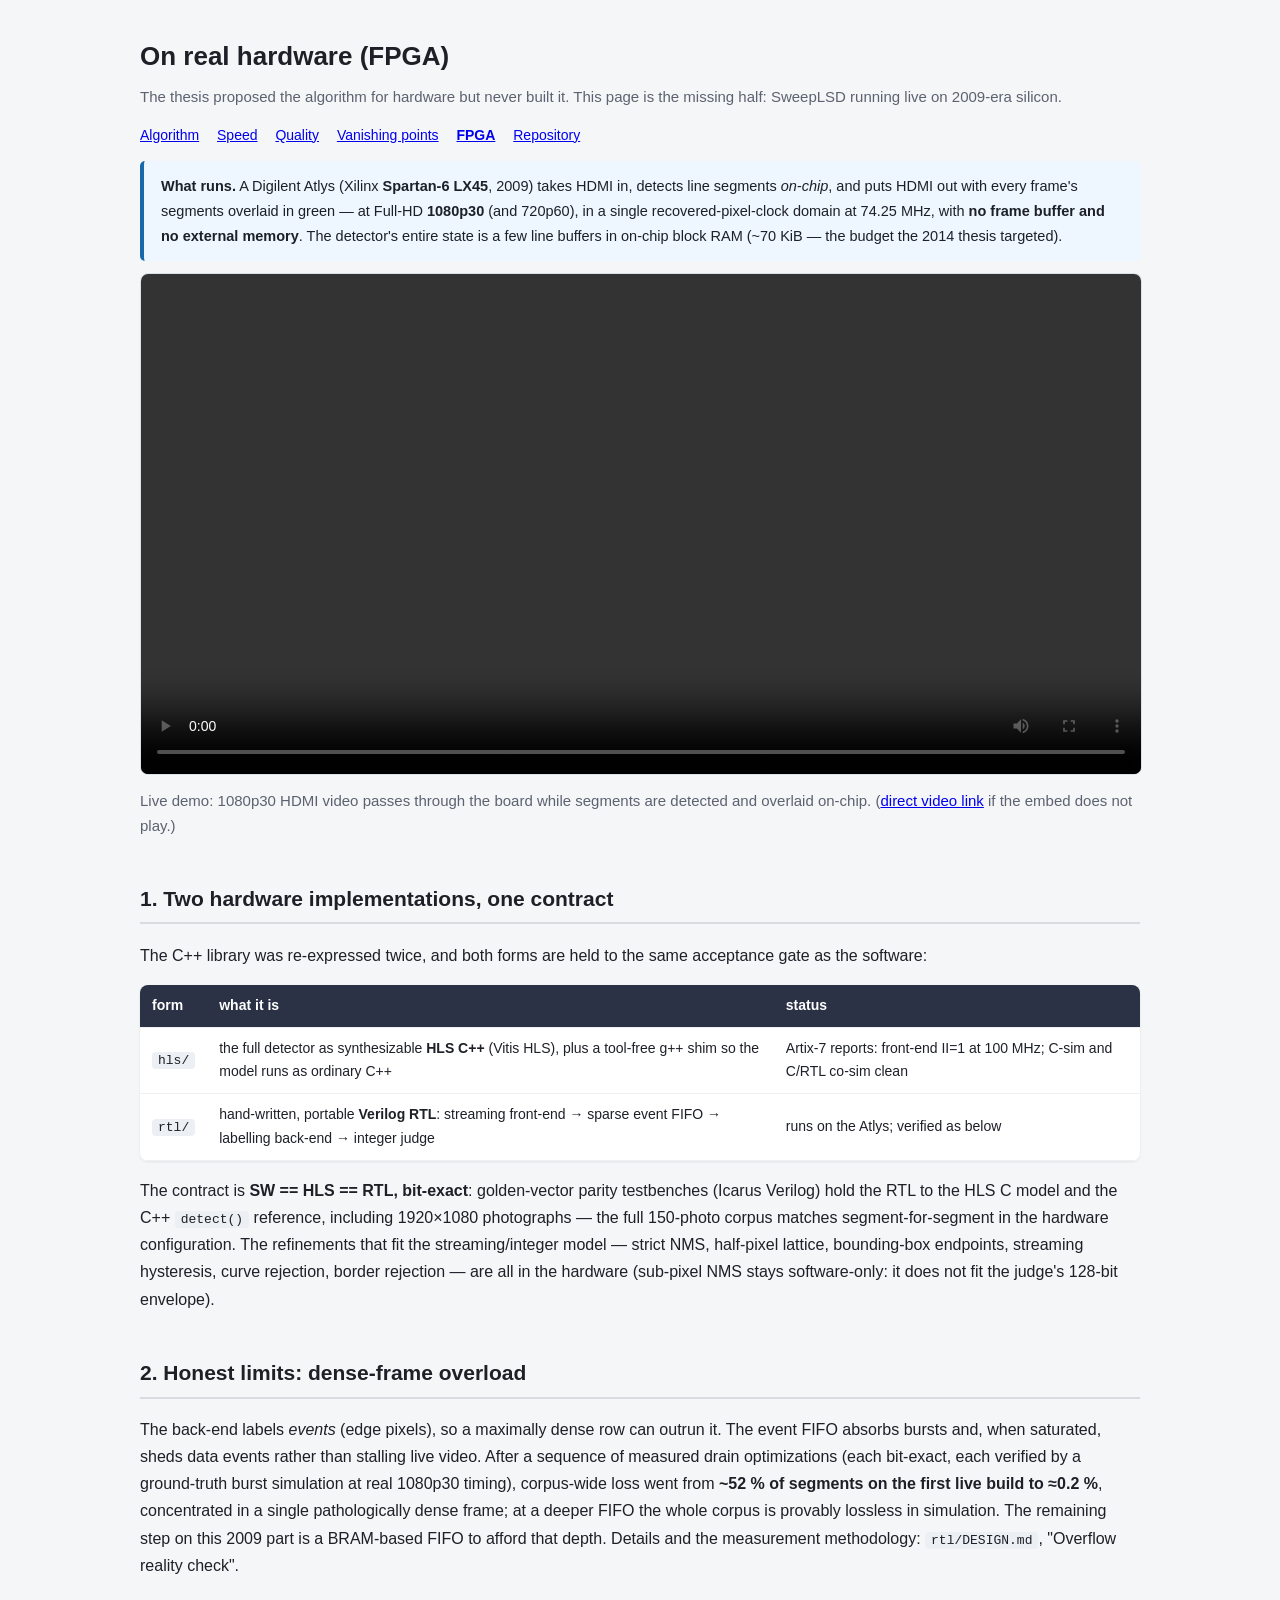
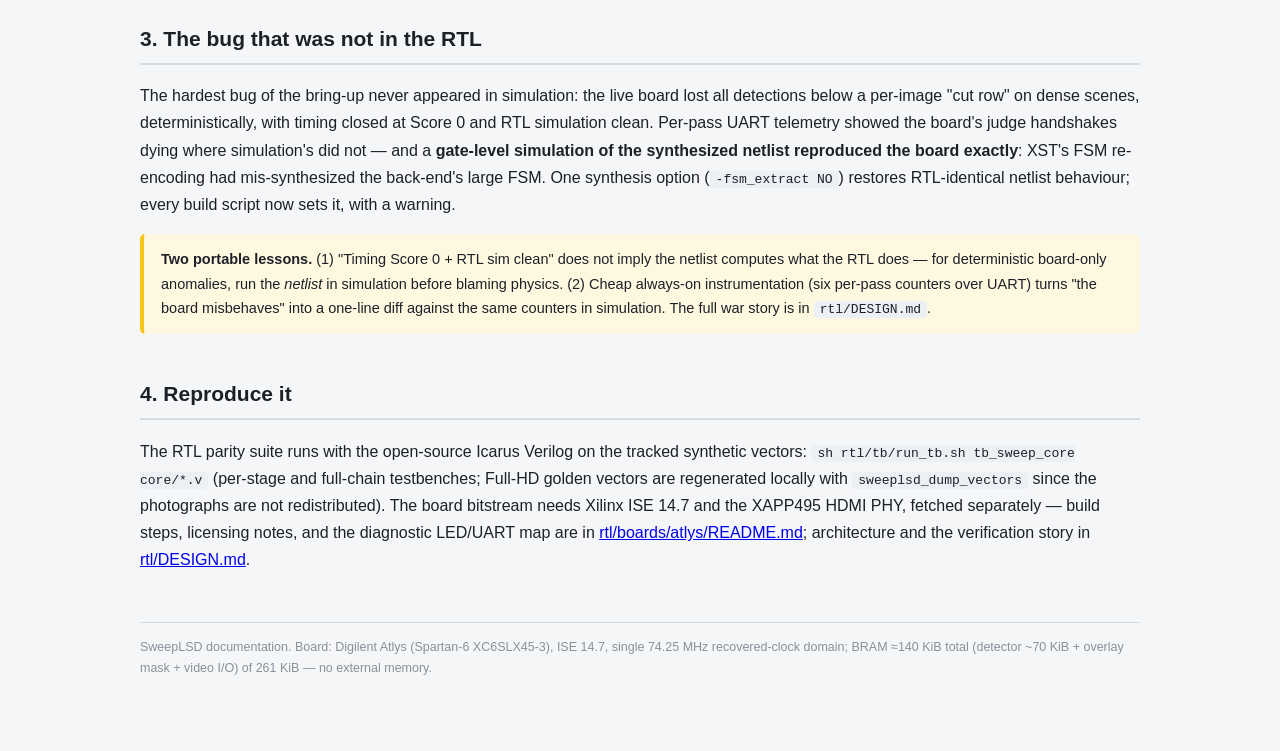
<file: docs/fpga.html>
<!doctype html>
<html lang="en">
<head>
<meta charset="utf-8">
<meta name="viewport" content="width=device-width, initial-scale=1">
<title>SweepLSD — on real hardware (FPGA)</title>
<link rel="stylesheet" href="style.css">
</head>
<body><div class="wrap">

<h1>On real hardware (FPGA)</h1>
<p class="sub">The thesis proposed the algorithm for hardware but never built it.
This page is the missing half: SweepLSD running live on 2009-era silicon.</p>
<nav><a href="index.html">Algorithm</a> <a href="benchmarks.html">Speed</a>
<a href="evaluation.html">Quality</a> <a href="vp_evaluation.html">Vanishing points</a>
<a href="fpga.html"><b>FPGA</b></a> <a href="https://github.com/ysmz334/sweeplsd">Repository</a></nav>

<div class="key"><b>What runs.</b> A Digilent Atlys (Xilinx <b>Spartan-6 LX45</b>, 2009)
takes HDMI in, detects line segments <i>on-chip</i>, and puts HDMI out with every frame's
segments overlaid in green — at Full-HD <b>1080p30</b> (and 720p60), in a single
recovered-pixel-clock domain at 74.25&nbsp;MHz, with <b>no frame buffer and no external
memory</b>. The detector's entire state is a few line buffers in on-chip block RAM
(~70&nbsp;KiB — the budget the 2014 thesis targeted).</div>

<video controls preload="metadata" style="width:100%;border-radius:8px;border:1px solid #dde1e7;margin-top:12px"
  src="https://github.com/user-attachments/assets/b0a95a7a-fac0-4c62-ac6a-86731b2cbbeb"></video>
<p class="sub" style="margin-top:4px">Live demo: 1080p30 HDMI video passes through the board while
segments are detected and overlaid on-chip.
(<a href="https://github.com/user-attachments/assets/b0a95a7a-fac0-4c62-ac6a-86731b2cbbeb">direct video link</a>
if the embed does not play.)</p>

<h2>1. Two hardware implementations, one contract</h2>
<p>The C++ library was re-expressed twice, and both forms are held to the same acceptance
gate as the software:</p>
<table><thead><tr><th>form</th><th style="text-align:left">what it is</th><th style="text-align:left">status</th></tr></thead><tbody>
<tr><td><code>hls/</code></td><td style="text-align:left">the full detector as synthesizable <b>HLS C++</b> (Vitis HLS), plus a tool-free g++ shim so the model runs as ordinary C++</td><td style="text-align:left">Artix-7 reports: front-end II=1 at 100&nbsp;MHz; C-sim and C/RTL co-sim clean</td></tr>
<tr><td><code>rtl/</code></td><td style="text-align:left">hand-written, portable <b>Verilog RTL</b>: streaming front-end → sparse event FIFO → labelling back-end → integer judge</td><td style="text-align:left">runs on the Atlys; verified as below</td></tr>
</tbody></table>
<p>The contract is <b>SW == HLS == RTL, bit-exact</b>: golden-vector parity testbenches
(Icarus Verilog) hold the RTL to the HLS C model and the C++ <code>detect()</code> reference,
including 1920×1080 photographs — the full 150-photo corpus matches segment-for-segment in
the hardware configuration. The refinements that fit the
streaming/integer model — strict NMS, half-pixel lattice, bounding-box endpoints, streaming
hysteresis, curve rejection, border rejection — are all in the hardware (sub-pixel NMS stays
software-only: it does not fit the judge's 128-bit envelope).</p>

<h2>2. Honest limits: dense-frame overload</h2>
<p>The back-end labels <i>events</i> (edge pixels), so a maximally dense row can outrun it.
The event FIFO absorbs bursts and, when saturated, sheds data events rather than stalling
live video. After a sequence of measured drain optimizations (each bit-exact, each verified
by a ground-truth burst simulation at real 1080p30 timing), corpus-wide loss went from
<b>~52&nbsp;% of segments on the first live build to ≈0.2&nbsp;%</b>, concentrated in a
single pathologically dense frame; at a deeper FIFO the whole corpus is provably lossless in
simulation. The remaining step on this 2009 part is a BRAM-based FIFO to afford that depth.
Details and the measurement methodology: <code>rtl/DESIGN.md</code>, "Overflow reality
check".</p>

<h2>3. The bug that was not in the RTL</h2>
<p>The hardest bug of the bring-up never appeared in simulation: the live board lost all
detections below a per-image "cut row" on dense scenes, deterministically, with timing
closed at Score&nbsp;0 and RTL simulation clean. Per-pass UART telemetry showed the board's
judge handshakes dying where simulation's did not — and a <b>gate-level simulation of the
synthesized netlist reproduced the board exactly</b>: XST's FSM re-encoding had
mis-synthesized the back-end's large FSM. One synthesis option (<code>-fsm_extract NO</code>)
restores RTL-identical netlist behaviour; every build script now sets it, with a warning.</p>
<div class="note"><b>Two portable lessons.</b> (1) "Timing Score 0 + RTL sim clean" does not
imply the netlist computes what the RTL does — for deterministic board-only anomalies, run
the <i>netlist</i> in simulation before blaming physics. (2) Cheap always-on instrumentation
(six per-pass counters over UART) turns "the board misbehaves" into a one-line diff against
the same counters in simulation. The full war story is in <code>rtl/DESIGN.md</code>.</div>

<h2>4. Reproduce it</h2>
<p>The RTL parity suite runs with the open-source Icarus Verilog on the tracked synthetic
vectors: <code>sh rtl/tb/run_tb.sh tb_sweep_core core/*.v</code> (per-stage and full-chain
testbenches; Full-HD golden vectors are regenerated locally with
<code>sweeplsd_dump_vectors</code> since the photographs are not redistributed). The board
bitstream needs Xilinx ISE 14.7 and the XAPP495 HDMI PHY, fetched separately — build steps,
licensing notes, and the diagnostic LED/UART map are in
<a href="https://github.com/ysmz334/sweeplsd/blob/main/rtl/boards/atlys/README.md">rtl/boards/atlys/README.md</a>;
architecture and the verification story in
<a href="https://github.com/ysmz334/sweeplsd/blob/main/rtl/DESIGN.md">rtl/DESIGN.md</a>.</p>

<footer>SweepLSD documentation. Board: Digilent Atlys (Spartan-6 XC6SLX45-3), ISE 14.7,
single 74.25&nbsp;MHz recovered-clock domain; BRAM ≈140&nbsp;KiB total (detector ~70&nbsp;KiB +
overlay mask + video I/O) of 261&nbsp;KiB — no external memory.</footer>
</div></body></html>
</file>
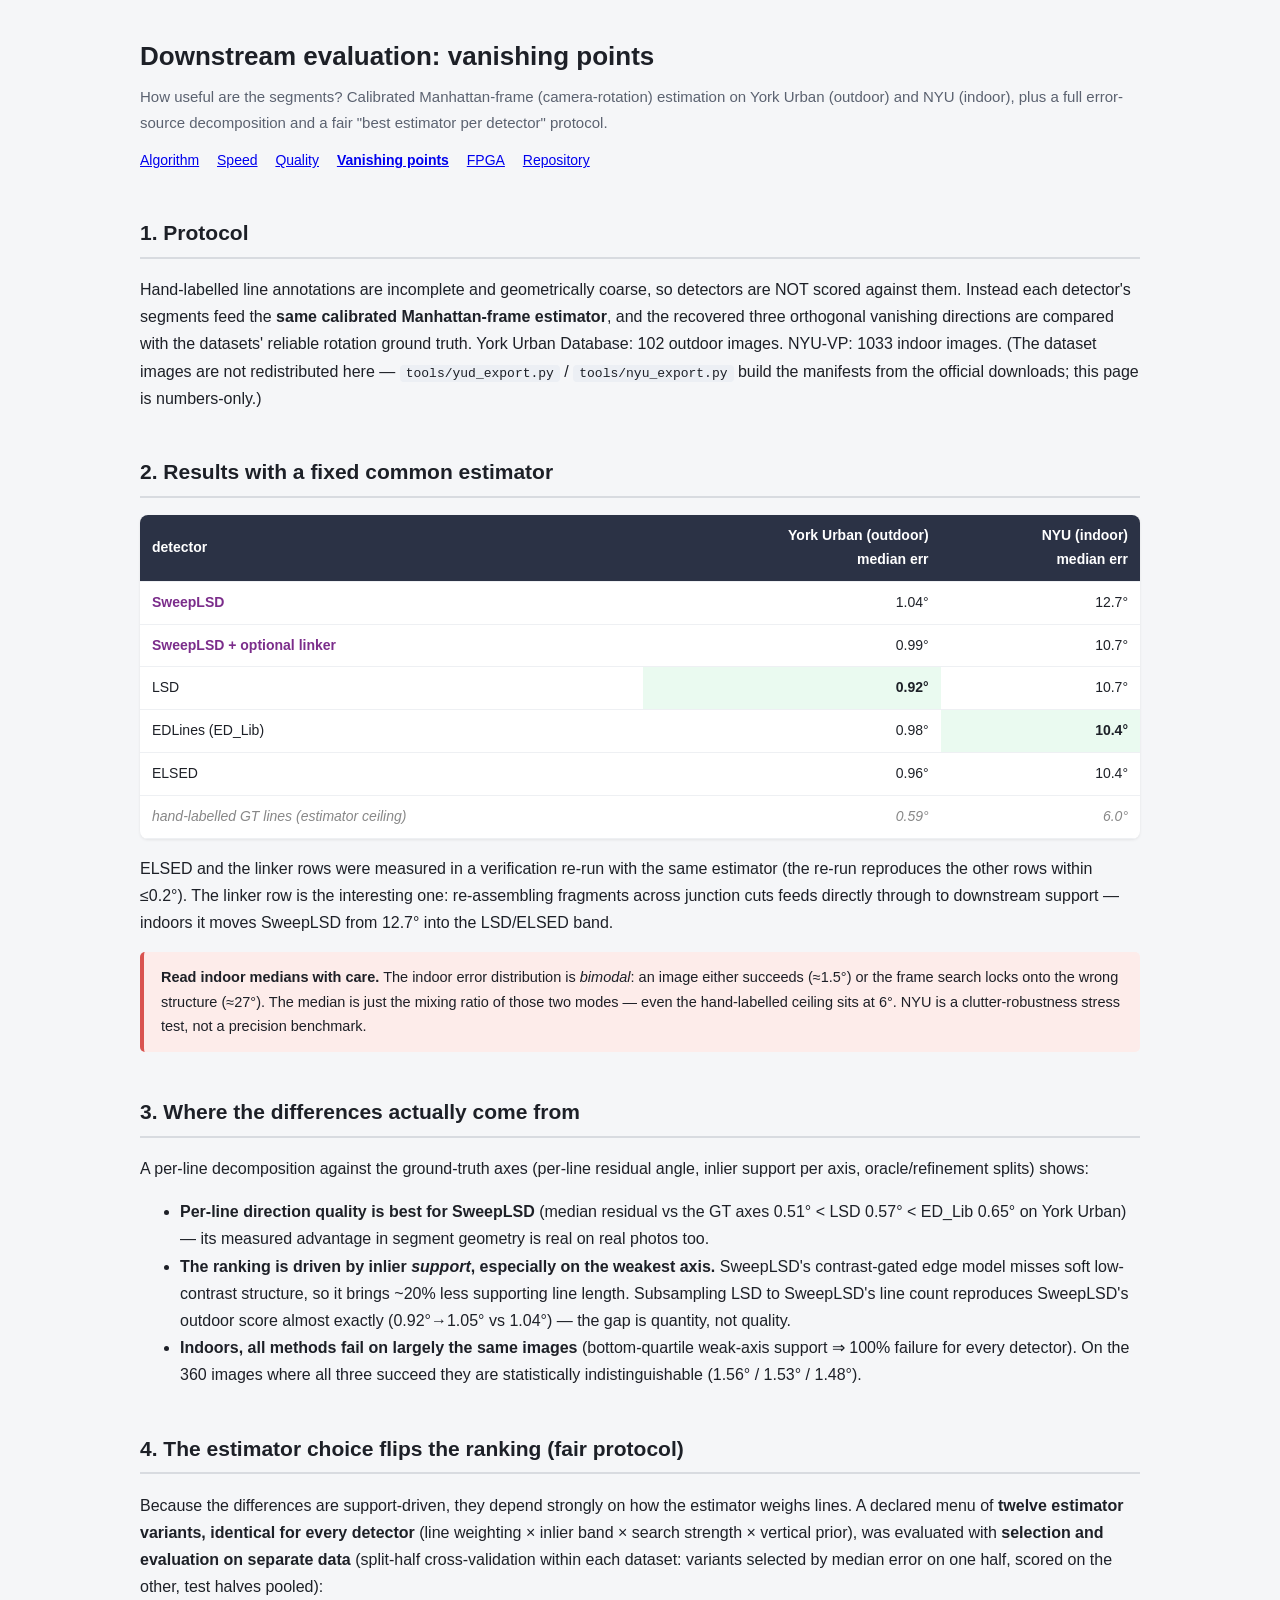
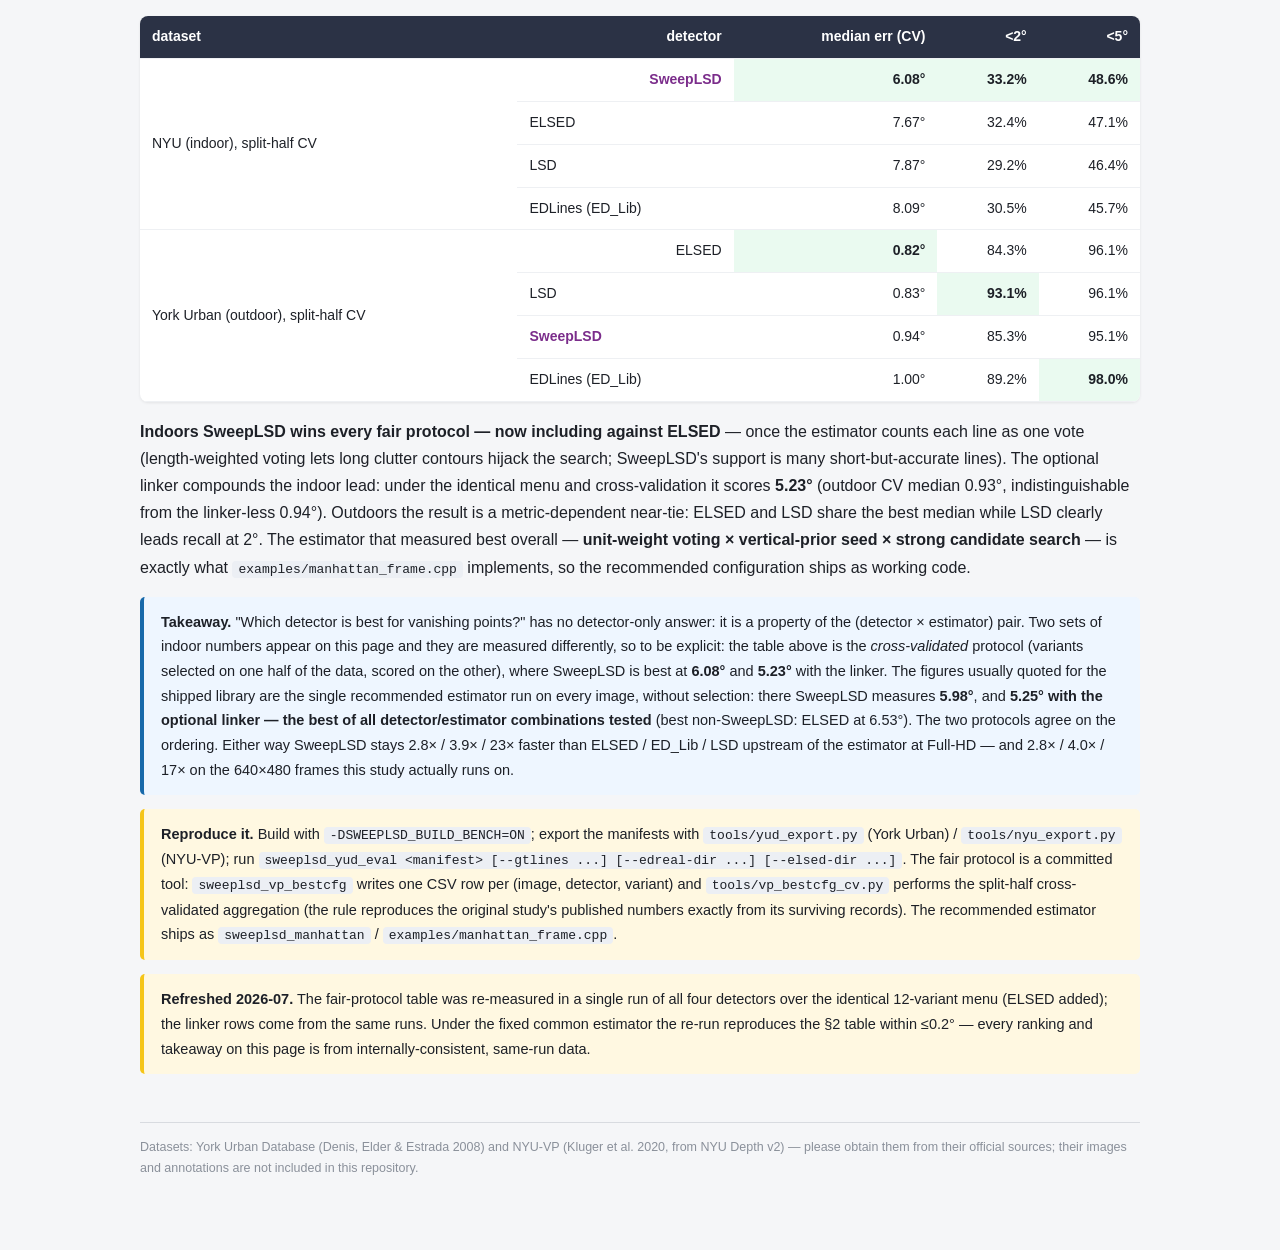
<file: docs/vp_evaluation.html>
<!doctype html>
<html lang="en">
<head>
<meta charset="utf-8">
<meta name="viewport" content="width=device-width, initial-scale=1">
<title>SweepLSD — vanishing-point evaluation</title>
<link rel="stylesheet" href="style.css">
</head>
<body><div class="wrap">

<h1>Downstream evaluation: vanishing points</h1>
<p class="sub">How useful are the segments? Calibrated Manhattan-frame (camera-rotation)
estimation on York Urban (outdoor) and NYU (indoor), plus a full error-source decomposition
and a fair "best estimator per detector" protocol.</p>
<nav><a href="index.html">Algorithm</a> <a href="benchmarks.html">Speed</a>
<a href="evaluation.html">Quality</a> <a href="vp_evaluation.html"><b>Vanishing points</b></a>
<a href="fpga.html">FPGA</a> <a href="https://github.com/ysmz334/sweeplsd">Repository</a></nav>

<h2>1. Protocol</h2>
<p>Hand-labelled line annotations are incomplete and geometrically coarse, so detectors are
NOT scored against them. Instead each detector's segments feed the <b>same calibrated
Manhattan-frame estimator</b>, and the recovered three orthogonal vanishing directions are
compared with the datasets' reliable rotation ground truth. York Urban Database: 102 outdoor
images. NYU-VP: 1033 indoor images. (The dataset images are not redistributed here —
<code>tools/yud_export.py</code> / <code>tools/nyu_export.py</code> build the manifests from
the official downloads; this page is numbers-only.)</p>

<h2>2. Results with a fixed common estimator</h2>
<table><thead><tr><th>detector</th><th>York Urban (outdoor)<br>median err</th><th>NYU (indoor)<br>median err</th></tr></thead><tbody>
<tr><td class="sweep">SweepLSD</td><td>1.04°</td><td>12.7°</td></tr>
<tr><td class="sweep">SweepLSD + optional linker</td><td>0.99°</td><td>10.7°</td></tr>
<tr><td>LSD</td><td class="best">0.92°</td><td>10.7°</td></tr>
<tr><td>EDLines (ED_Lib)</td><td>0.98°</td><td class="best">10.4°</td></tr>
<tr><td>ELSED</td><td>0.96°</td><td>10.4°</td></tr>
<tr class="ceil"><td>hand-labelled GT lines (estimator ceiling)</td><td>0.59°</td><td>6.0°</td></tr>
</tbody></table>
<p>ELSED and the linker rows were measured in a verification re-run with the same estimator
(the re-run reproduces the other rows within ≤0.2°). The linker row is the interesting one:
re-assembling fragments across junction cuts feeds directly through to downstream support —
indoors it moves SweepLSD from 12.7° into the LSD/ELSED band.</p>
<div class="warn"><b>Read indoor medians with care.</b> The indoor error distribution is
<i>bimodal</i>: an image either succeeds (≈1.5°) or the frame search locks onto the wrong
structure (≈27°). The median is just the mixing ratio of those two modes — even the
hand-labelled ceiling sits at 6°. NYU is a clutter-robustness stress test, not a precision
benchmark.</div>

<h2>3. Where the differences actually come from</h2>
<p>A per-line decomposition against the ground-truth axes (per-line residual angle, inlier
support per axis, oracle/refinement splits) shows:</p>
<ul>
<li><b>Per-line direction quality is best for SweepLSD</b> (median residual vs the
GT axes 0.51° &lt; LSD 0.57° &lt; ED_Lib 0.65° on York Urban) — its measured advantage in
segment geometry is real on real photos too.</li>
<li><b>The ranking is driven by inlier <i>support</i>, especially on the weakest axis.</b>
SweepLSD's contrast-gated edge model misses soft low-contrast structure, so it brings
~20% less supporting line length. Subsampling LSD to SweepLSD's line count reproduces
SweepLSD's outdoor score almost exactly (0.92°→1.05° vs 1.04°) — the gap is quantity,
not quality.</li>
<li><b>Indoors, all methods fail on largely the same images</b> (bottom-quartile weak-axis
support ⇒ 100% failure for every detector). On the 360 images where all three succeed they
are statistically indistinguishable (1.56° / 1.53° / 1.48°).</li>
</ul>

<h2>4. The estimator choice flips the ranking (fair protocol)</h2>
<p>Because the differences are support-driven, they depend strongly on how the estimator
weighs lines. A declared menu of <b>twelve estimator variants, identical for every
detector</b> (line weighting × inlier band × search strength × vertical prior), was
evaluated with <b>selection and evaluation on separate data</b> (split-half
cross-validation within each dataset: variants selected by median error on one half,
scored on the other, test halves pooled):</p>
<table><thead><tr><th>dataset</th><th>detector</th><th>median err (CV)</th><th>&lt;2°</th><th>&lt;5°</th></tr></thead><tbody>
<tr><td rowspan="4">NYU (indoor), split-half CV</td><td class="sweep">SweepLSD</td><td class="best">6.08°</td><td class="best">33.2%</td><td class="best">48.6%</td></tr>
<tr><td>ELSED</td><td>7.67°</td><td>32.4%</td><td>47.1%</td></tr>
<tr><td>LSD</td><td>7.87°</td><td>29.2%</td><td>46.4%</td></tr>
<tr><td>EDLines (ED_Lib)</td><td>8.09°</td><td>30.5%</td><td>45.7%</td></tr>
<tr><td rowspan="4">York Urban (outdoor), split-half CV</td><td>ELSED</td><td class="best">0.82°</td><td>84.3%</td><td>96.1%</td></tr>
<tr><td>LSD</td><td>0.83°</td><td class="best">93.1%</td><td>96.1%</td></tr>
<tr><td class="sweep">SweepLSD</td><td>0.94°</td><td>85.3%</td><td>95.1%</td></tr>
<tr><td>EDLines (ED_Lib)</td><td>1.00°</td><td>89.2%</td><td class="best">98.0%</td></tr>
</tbody></table>
<p><b>Indoors SweepLSD wins every fair protocol — now including against ELSED</b> — once the
estimator counts each line as one vote (length-weighted voting lets long clutter contours
hijack the search; SweepLSD's support is many short-but-accurate lines). The optional linker
compounds the indoor lead: under the identical menu and cross-validation it scores
<b>5.23°</b> (outdoor CV median 0.93°, indistinguishable from the linker-less 0.94°).
Outdoors the result is a metric-dependent near-tie: ELSED and LSD share the best median
while LSD clearly leads recall at 2°. The estimator that measured best overall —
<b>unit-weight voting × vertical-prior seed × strong candidate search</b> — is exactly what
<code>examples/manhattan_frame.cpp</code> implements, so the recommended configuration
ships as working code.</p>

<div class="key"><b>Takeaway.</b> "Which detector is best for vanishing points?" has no
detector-only answer: it is a property of the (detector × estimator) pair. Two sets of indoor
numbers appear on this page and they are measured differently, so to be explicit: the table
above is the <i>cross-validated</i> protocol (variants selected on one half of the data,
scored on the other), where SweepLSD is best at <b>6.08°</b> and <b>5.23°</b> with the linker.
The figures usually quoted for the shipped library are the single recommended estimator run on
every image, without selection: there SweepLSD measures <b>5.98°</b>, and <b>5.25° with the
optional linker — the best of all detector/estimator combinations tested</b> (best
non-SweepLSD: ELSED at 6.53°). The two protocols agree on the ordering. Either way SweepLSD
stays 2.8× / 3.9× / 23× faster than ELSED / ED_Lib / LSD upstream of the estimator at
Full-HD — and 2.8× / 4.0× / 17× on the 640×480 frames this study actually runs on.</div>

<div class="note"><b>Reproduce it.</b> Build with <code>-DSWEEPLSD_BUILD_BENCH=ON</code>;
export the manifests with <code>tools/yud_export.py</code> (York Urban) /
<code>tools/nyu_export.py</code> (NYU-VP); run <code>sweeplsd_yud_eval &lt;manifest&gt;
[--gtlines ...] [--edreal-dir ...] [--elsed-dir ...]</code>. The fair protocol is a
committed tool: <code>sweeplsd_vp_bestcfg</code> writes one CSV row per
(image, detector, variant) and <code>tools/vp_bestcfg_cv.py</code> performs the split-half
cross-validated aggregation (the rule reproduces the original study's published numbers
exactly from its surviving records). The recommended estimator ships as
<code>sweeplsd_manhattan</code> / <code>examples/manhattan_frame.cpp</code>.</div>

<div class="note"><b>Refreshed 2026-07.</b> The fair-protocol table was re-measured in a
single run of all four detectors over the identical 12-variant menu (ELSED added); the
linker rows come from the same runs. Under the fixed common estimator the re-run reproduces
the §2 table within ≤0.2° — every ranking and takeaway on this page is from
internally-consistent, same-run data.</div>

<footer>Datasets: York Urban Database (Denis, Elder &amp; Estrada 2008) and NYU-VP
(Kluger et al. 2020, from NYU Depth v2) — please obtain them from their official sources;
their images and annotations are not included in this repository.</footer>
</div></body></html>
</file>
<file: docs/style.css>
body{font-family:'Segoe UI',Helvetica,Arial,sans-serif;margin:0;background:#f5f6f8;color:#1d2027;line-height:1.7}
.wrap{max-width:1000px;margin:0 auto;padding:34px 24px 72px}
h1{font-size:26px;margin:0 0 6px}
.sub{color:#5b6270;font-size:15px;margin:0 0 10px}
h2{margin-top:42px;border-bottom:2px solid #d8dbe0;padding-bottom:6px;font-size:21px}
h3{margin-top:28px;font-size:17px;color:#2b3245}
nav{font-size:14px;margin:14px 0 4px}
nav a{margin-right:14px}
table{border-collapse:collapse;width:100%;background:#fff;box-shadow:0 1px 3px rgba(0,0,0,.08);border-radius:8px;overflow:hidden;margin-top:12px;font-size:14px}
th,td{padding:9px 12px;text-align:right;border-bottom:1px solid #eef0f3}
th:first-child,td:first-child{text-align:left}
thead th{background:#2b3245;color:#fff;font-weight:600}
tbody tr:hover{background:#f0f6fc}
.sweep{color:#7b2d8b;font-weight:700}
.best{background:#eafaf0;font-weight:700}
.ceil{color:#888;font-style:italic}
.note{background:#fff8e1;border-left:4px solid #f5c518;padding:13px 17px;border-radius:5px;font-size:14.5px;margin-top:14px}
.key{background:#eef6ff;border-left:4px solid #1769aa;padding:13px 17px;border-radius:5px;font-size:14.5px;margin-top:14px}
.warn{background:#fdecea;border-left:4px solid #d9534f;padding:13px 17px;border-radius:5px;font-size:14.5px;margin-top:14px}
code{background:#eceff4;padding:1px 6px;border-radius:4px;font-size:13px}
.gallery{display:grid;grid-template-columns:repeat(auto-fit,minmax(230px,1fr));gap:12px;margin-top:14px}
.gallery figure{margin:0}
.gallery img{width:100%;border-radius:6px;border:1px solid #dde1e7;display:block}
.gallery figcaption{font-size:12.5px;color:#5b6270;margin-top:4px;text-align:center}
img.wide{width:100%;border-radius:8px;border:1px solid #dde1e7;margin-top:12px}
footer{margin-top:48px;font-size:12.5px;color:#8a909a;border-top:1px solid #d8dbe0;padding-top:14px}
</file>
